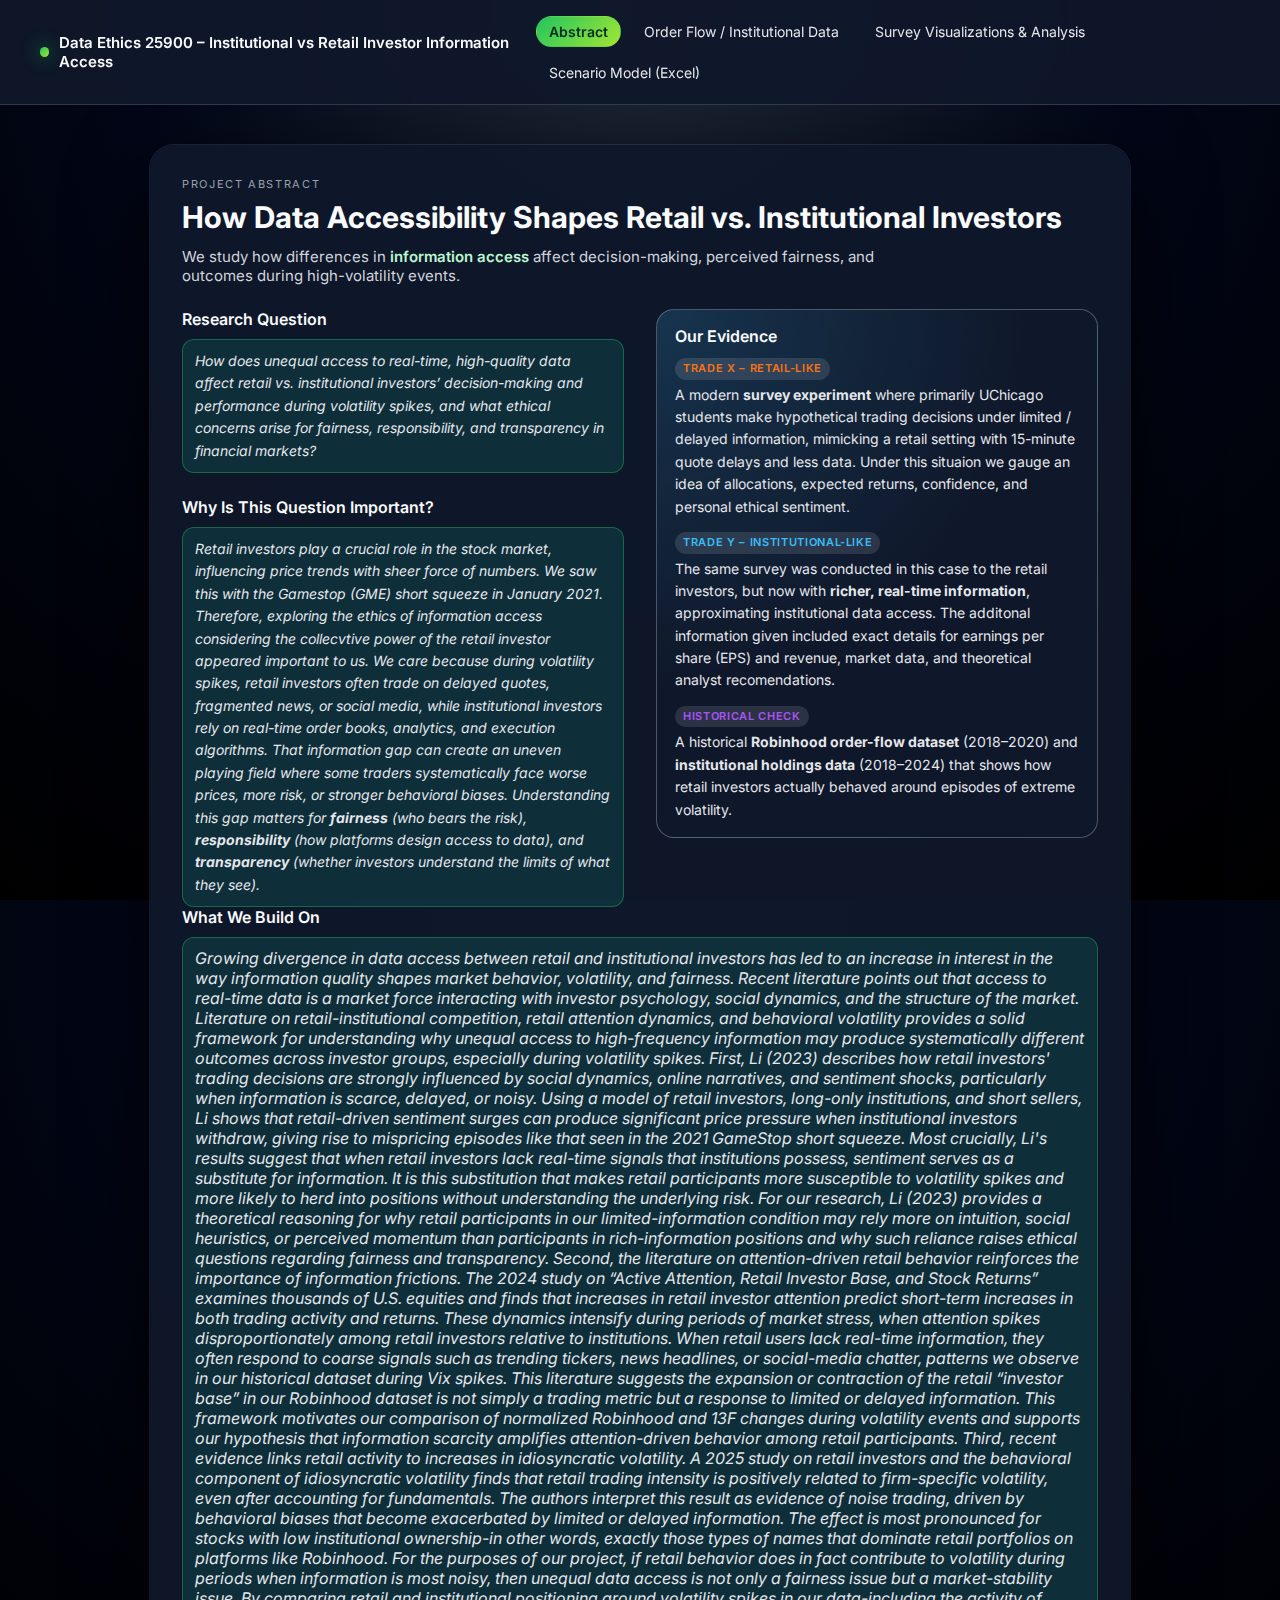
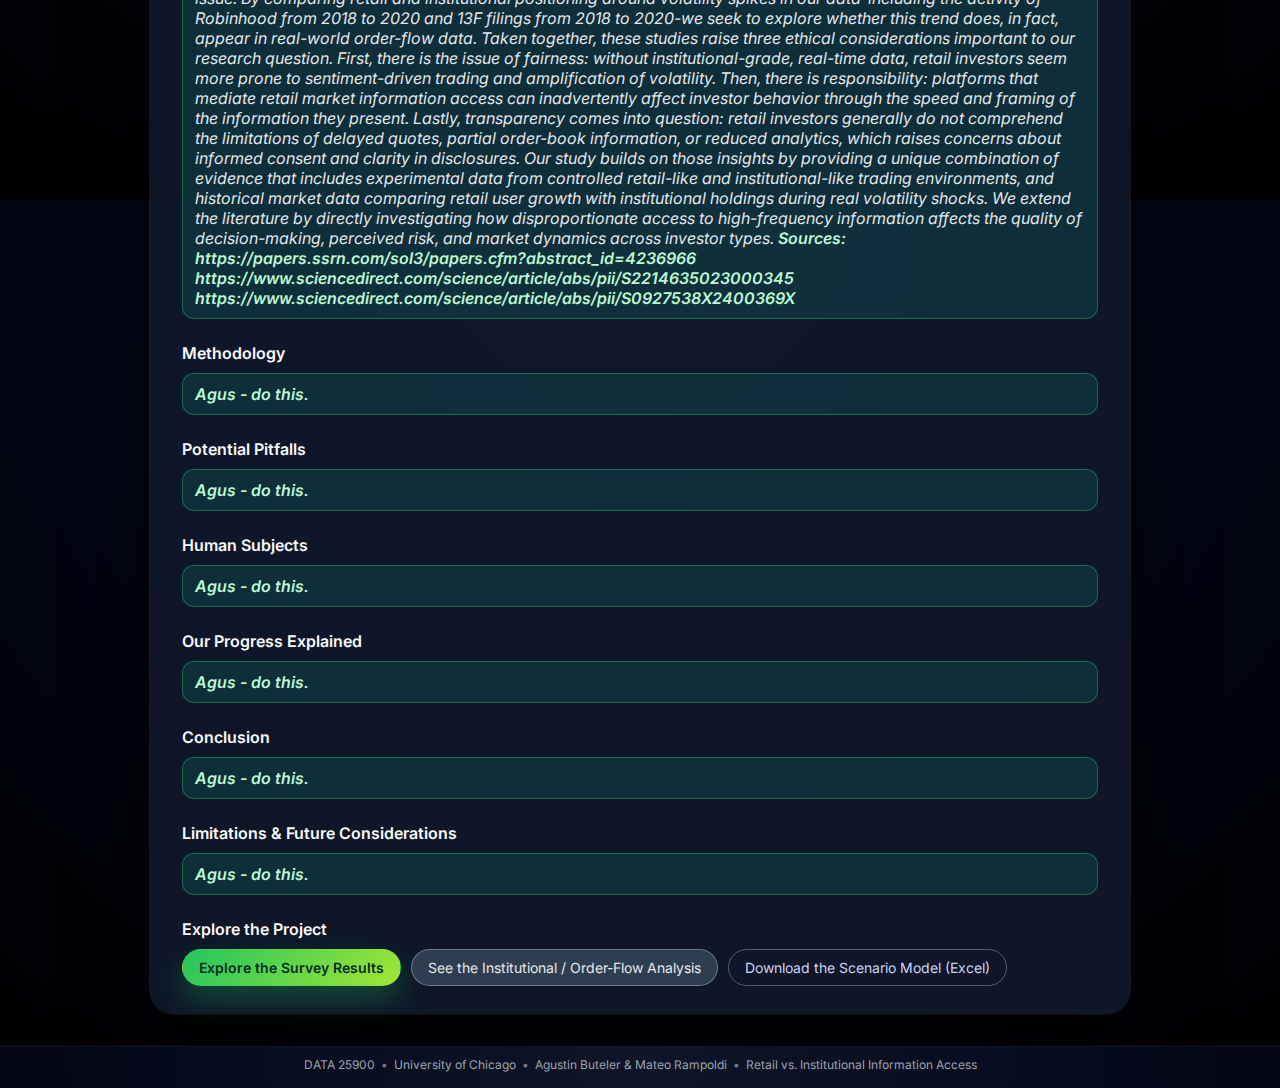
<file: index.html>
<!DOCTYPE html>
<html lang="en">
<head>
  <meta charset="UTF-8" />
  <title>Data Ethics – Volatility & Information Access</title>
  <meta name="viewport" content="width=device-width, initial-scale=1" />
  <link rel="stylesheet" href="style.css" />
  <!-- Optional prettier font -->
  <link rel="preconnect" href="https://fonts.googleapis.com">
  <link rel="preconnect" href="https://fonts.gstatic.com" crossorigin>
  <link href="https://fonts.googleapis.com/css2?family=Inter:wght@400;500;600;700&display=swap" rel="stylesheet">
</head>
<body>
  <div class="page">
    <!-- Top nav -->
    <header class="nav">
      <div class="nav-left">
        <span class="logo-dot"></span>
        <span class="nav-title">Data Ethics 25900 – Institutional vs Retail Investor Information Access</span>
      </div>
      <nav class="nav-links">
        <a href="index.html" class="nav-link active">Abstract</a>
        <a href="institutional.html" class="nav-link">Order Flow / Institutional Data</a>
        <a href="survey.html" class="nav-link">Survey Visualizations & Analysis</a>
        <a href="scenario-model.xlsx" class="nav-link" target="_blank">Scenario Model (Excel)</a>
      </nav>
    </header>

    <!-- Main hero / abstract card -->
    <main class="content">
      <section class="hero-card">
        <p class="eyebrow">Project Abstract</p>
        <h1 class="hero-title">
          How Data Accessibility Shapes Retail vs. Institutional Investors
        </h1>
        <p class="hero-subtitle">
          We study how differences in <span class="highlight">information access</span> affect
          decision-making, perceived fairness, and outcomes during high-volatility events.
        </p>

        <!-- Two-column row: green question on the left, evidence card on the right -->
        <div class="layout-two">
          <!-- LEFT: main research question bubble -->
          <div class="text-block">
            <h2 class="section-heading">Research Question</h2>
            <p class="question question-main">
              How does unequal access to real-time, high-quality data affect retail vs. institutional
              investors’ decision-making and performance during volatility spikes, and what ethical
              concerns arise for fairness, responsibility, and transparency in financial markets?
            </p>
            <h2 class="section-heading">Why Is This Question Important?</h2>
            <p class="question">
              Retail investors play a crucial role in the stock market, influencing price trends with 
              sheer force of numbers. We saw this with the Gamestop (GME) short squeeze in January 2021. Therefore, 
              exploring the ethics of information access considering the collecvtive power of the retail investor 
              appeared important to us. We care because during volatility spikes, retail investors often trade on delayed quotes, fragmented
              news, or social media, while institutional investors rely on real-time order books,
              analytics, and execution algorithms. That information gap can create an uneven
              playing field where some traders systematically face worse prices, more risk, or
              stronger behavioral biases. Understanding this gap matters for
              <strong> fairness</strong> (who bears the risk),
              <strong> responsibility</strong> (how platforms design access to data),
              and <strong>transparency</strong> (whether investors understand the limits of what
              they see).
            </p>
          </div>

          <!-- RIGHT: evidence / blue bubble -->
          <div class="pill-card">
            <h2 class="section-heading">Our Evidence</h2>
            <ul class="nice-list">
              <li>
                <span class="badge badge-retail">Trade X – Retail-like</span><br />
                A modern <strong>survey experiment</strong> where primarily UChicago students make
                hypothetical trading decisions under limited / delayed information, mimicking a
                retail setting with 15-minute quote delays and less data. Under this situaion we
                gauge an idea of allocations, expected returns, confidence, and personal ethical sentiment. 
              </li>
              <li>
                <span class="badge badge-inst">Trade Y – Institutional-like</span><br />
                The same survey was conducted in this case to the retail investors, but now with
                <strong>richer, real-time information</strong>, approximating institutional data access.
                The additonal information given included exact details for earnings per share (EPS) and revenue, 
                market data, and theoretical analyst recomendations. 
              </li>
              <li>
                <span class="badge badge-history">Historical Check</span><br />
                A historical <strong>Robinhood order-flow dataset</strong> (2018–2020) and 
                <strong>institutional holdings data</strong> (2018–2024) that shows
                how retail investors actually behaved around episodes of extreme volatility.
              </li>
            </ul>
          </div>
        </div><!-- /layout-two -->

        <!-- BELOW BOTH COLUMNS: extra green bubbles, full-width -->
        <section class="rq-extra">
          <div class="rq-stack">

            <h2 class="section-heading">What We Build On</h2>
            <p class="question question-main">
                Growing divergence in data access between retail and institutional investors has led to an increase in interest in the way information quality shapes market behavior, volatility, and fairness. Recent literature points out that access to real-time data is a market force interacting with investor psychology, social dynamics, and the structure of the market. Literature on retail-institutional competition, retail attention dynamics, and behavioral volatility provides a solid framework for understanding why unequal access to high-frequency information may produce systematically different outcomes across investor groups, especially during volatility spikes.
                First, Li (2023) describes how retail investors' trading decisions are strongly influenced by social dynamics, online narratives, and sentiment shocks, particularly when information is scarce, delayed, or noisy. Using a model of retail investors, long-only institutions, and short sellers, Li shows that retail-driven sentiment surges can produce significant price pressure when institutional investors withdraw, giving rise to mispricing episodes like that seen in the 2021 GameStop short squeeze. Most crucially, Li's results suggest that when retail investors lack real-time signals that institutions possess, sentiment serves as a substitute for information. It is this substitution that makes retail participants more susceptible to volatility spikes and more likely to herd into positions without understanding the underlying risk. For our research, Li (2023) provides a theoretical reasoning for why retail participants in our limited-information condition may rely more on intuition, social heuristics, or perceived momentum than participants in rich-information positions and why such reliance raises ethical questions regarding fairness and transparency.
                Second, the literature on attention-driven retail behavior reinforces the importance of information frictions. The 2024 study on “Active Attention, Retail Investor Base, and Stock Returns” examines thousands of U.S. equities and finds that increases in retail investor attention predict short-term increases in both trading activity and returns. These dynamics intensify during periods of market stress, when attention spikes disproportionately among retail investors relative to institutions. When retail users lack real-time information, they often respond to coarse signals such as trending tickers, news headlines, or social-media chatter, patterns we observe in our historical dataset during Vix spikes. This literature suggests the expansion or contraction of the retail “investor base” in our Robinhood dataset is not simply a trading metric but a response to limited or delayed information. This framework motivates our comparison of normalized Robinhood and 13F changes during volatility events and supports our hypothesis that information scarcity amplifies attention-driven behavior among retail participants.
                Third, recent evidence links retail activity to increases in idiosyncratic volatility. A 2025 study on retail investors and the behavioral component of idiosyncratic volatility finds that retail trading intensity is positively related to firm-specific volatility, even after accounting for fundamentals. The authors interpret this result as evidence of noise trading, driven by behavioral biases that become exacerbated by limited or delayed information. The effect is most pronounced for stocks with low institutional ownership-in other words, exactly those types of names that dominate retail portfolios on platforms like Robinhood. For the purposes of our project, if retail behavior does in fact contribute to volatility during periods when information is most noisy, then unequal data access is not only a fairness issue but a market-stability issue. By comparing retail and institutional positioning around volatility spikes in our data-including the activity of Robinhood from 2018 to 2020 and 13F filings from 2018 to 2020-we seek to explore whether this trend does, in fact, appear in real-world order-flow data.
                Taken together, these studies raise three ethical considerations important to our research question. First, there is the issue of fairness: without institutional-grade, real-time data, retail investors seem more prone to sentiment-driven trading and amplification of volatility. Then, there is responsibility: platforms that mediate retail market information access can inadvertently affect investor behavior through the speed and framing of the information they present. Lastly, transparency comes into question: retail investors generally do not comprehend the limitations of delayed quotes, partial order-book information, or reduced analytics, which raises concerns about informed consent and clarity in disclosures.
                Our study builds on those insights by providing a unique combination of evidence that includes experimental data from controlled retail-like and institutional-like trading environments, and historical market data comparing retail user growth with institutional holdings during real volatility shocks. We extend the literature by directly investigating how disproportionate access to high-frequency information affects the quality of decision-making, perceived risk, and market dynamics across investor types.

                <span class=highlight>Sources: 
                https://papers.ssrn.com/sol3/papers.cfm?abstract_id=4236966 
                https://www.sciencedirect.com/science/article/abs/pii/S2214635023000345 
                https://www.sciencedirect.com/science/article/abs/pii/S0927538X2400369X </span>
            </p>

            <h2 class="section-heading">Methodology</h2>
            <p class="question question-main">
              <span class=highlight>Agus - do this.</span>
            </p>

            <h2 class="section-heading">Potential Pitfalls</h2>
            <p class="question question-main">
              <span class=highlight>Agus - do this.</span>
            </p>

            <h2 class="section-heading">Human Subjects</h2>
            <p class="question question-main">
              <span class=highlight>Agus - do this.</span>
            </p>

            <h2 class="section-heading">Our Progress Explained</h2>
            <p class="question question-main">
              <span class=highlight>Agus - do this.</span>
            </p>

            <h2 class="section-heading">Conclusion</h2>
            <p class="question question-main">
              <span class=highlight>Agus - do this.</span>
            </p>

            <h2 class="section-heading">Limitations & Future Considerations</h2>
            <p class="question question-main">
              <span class=highlight>Agus - do this.</span>
            </p>
          </div>
        </section>

        <!-- Call-to-action buttons -->
        <div class="cta-area">
          <h2 class="section-heading">Explore the Project</h2>
          <div class="cta-buttons">
            <a href="survey.html" class="btn primary">Explore the Survey Results</a>
            <a href="institutional.html" class="btn secondary">
              See the Institutional / Order-Flow Analysis
            </a>
            <a href="scenario-model.xlsx" class="btn ghost" target="_blank">
              Download the Scenario Model (Excel)
            </a>
          </div>
        </div>
      </section>
    </main>

    <footer class="footer">
      <span>DATA 25900</span>
      <span class="dot">•</span>
      <span>University of Chicago</span>
      <span class="dot">•</span>
      <span>Agustin Buteler & Mateo Rampoldi</span>
      <span class="dot">•</span>
      <span>Retail vs. Institutional Information Access</span>
    </footer>
  </div>
</body>
</html>
</file>
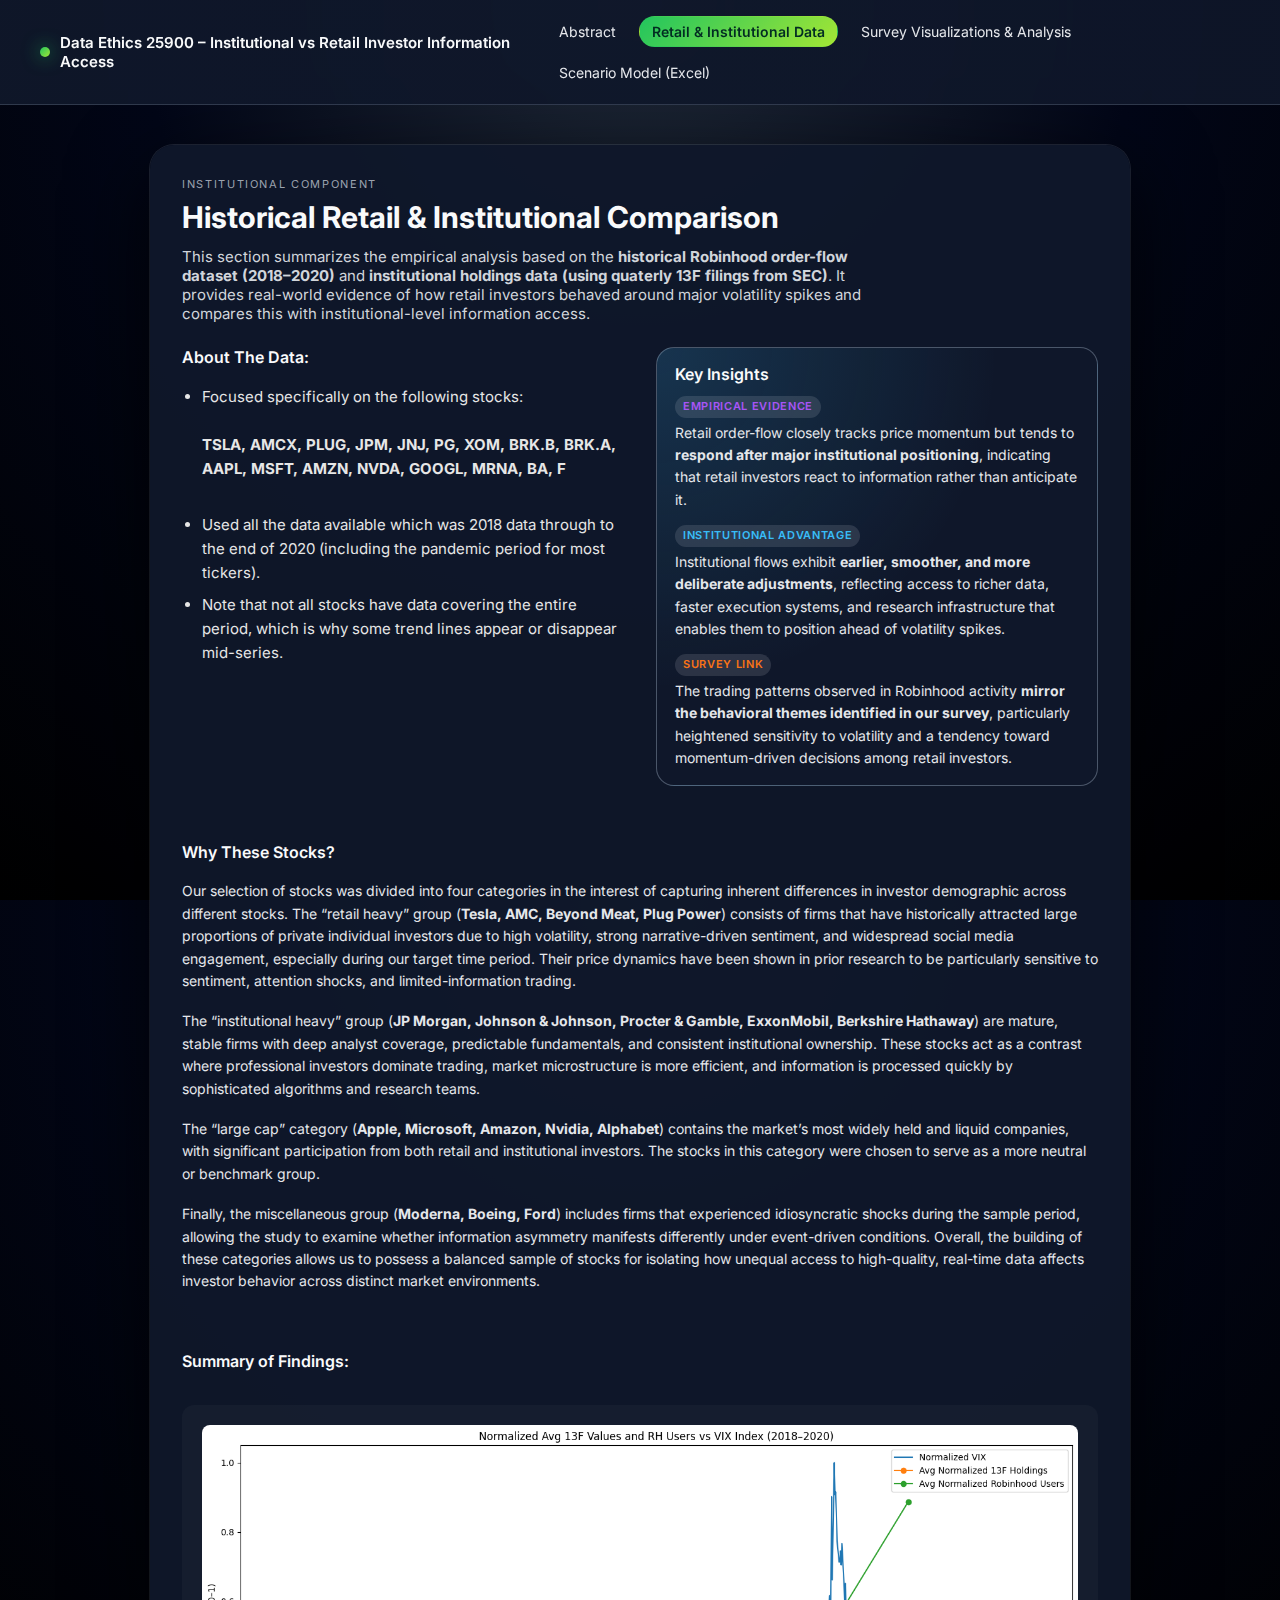
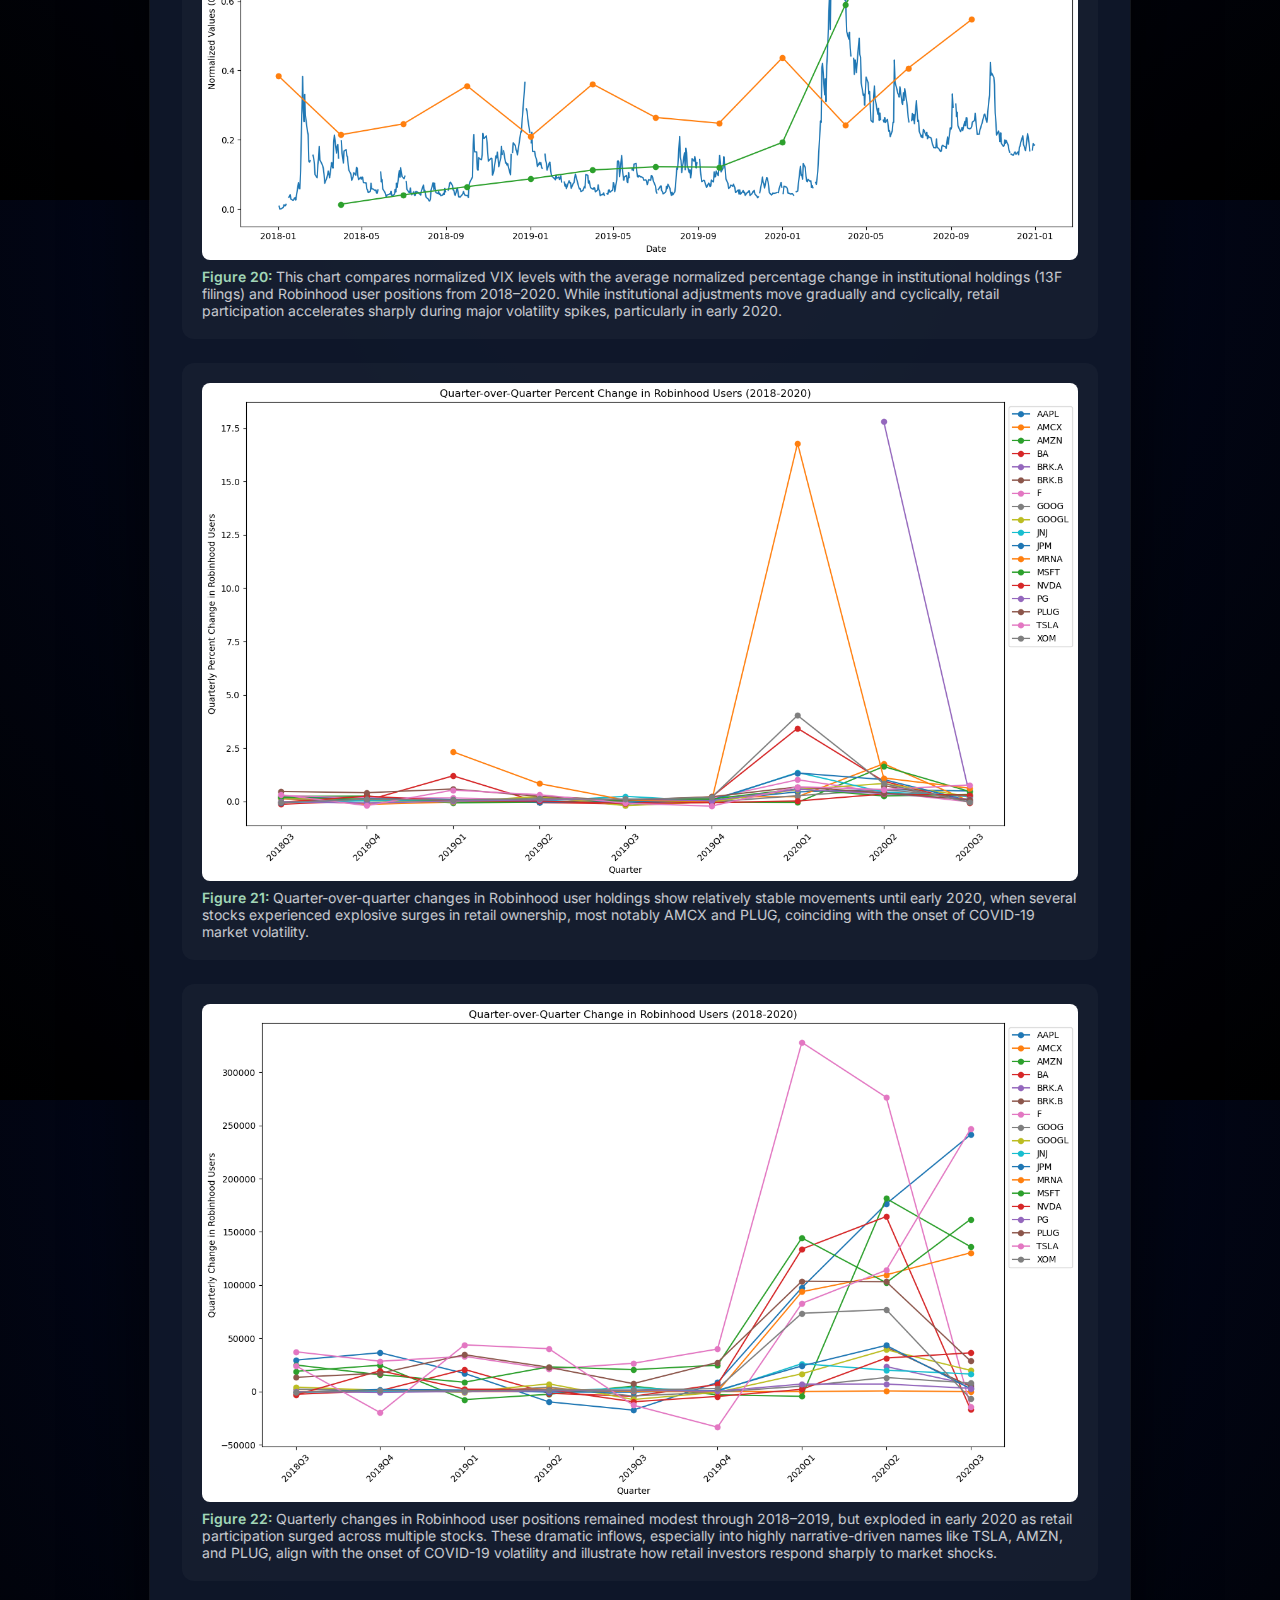
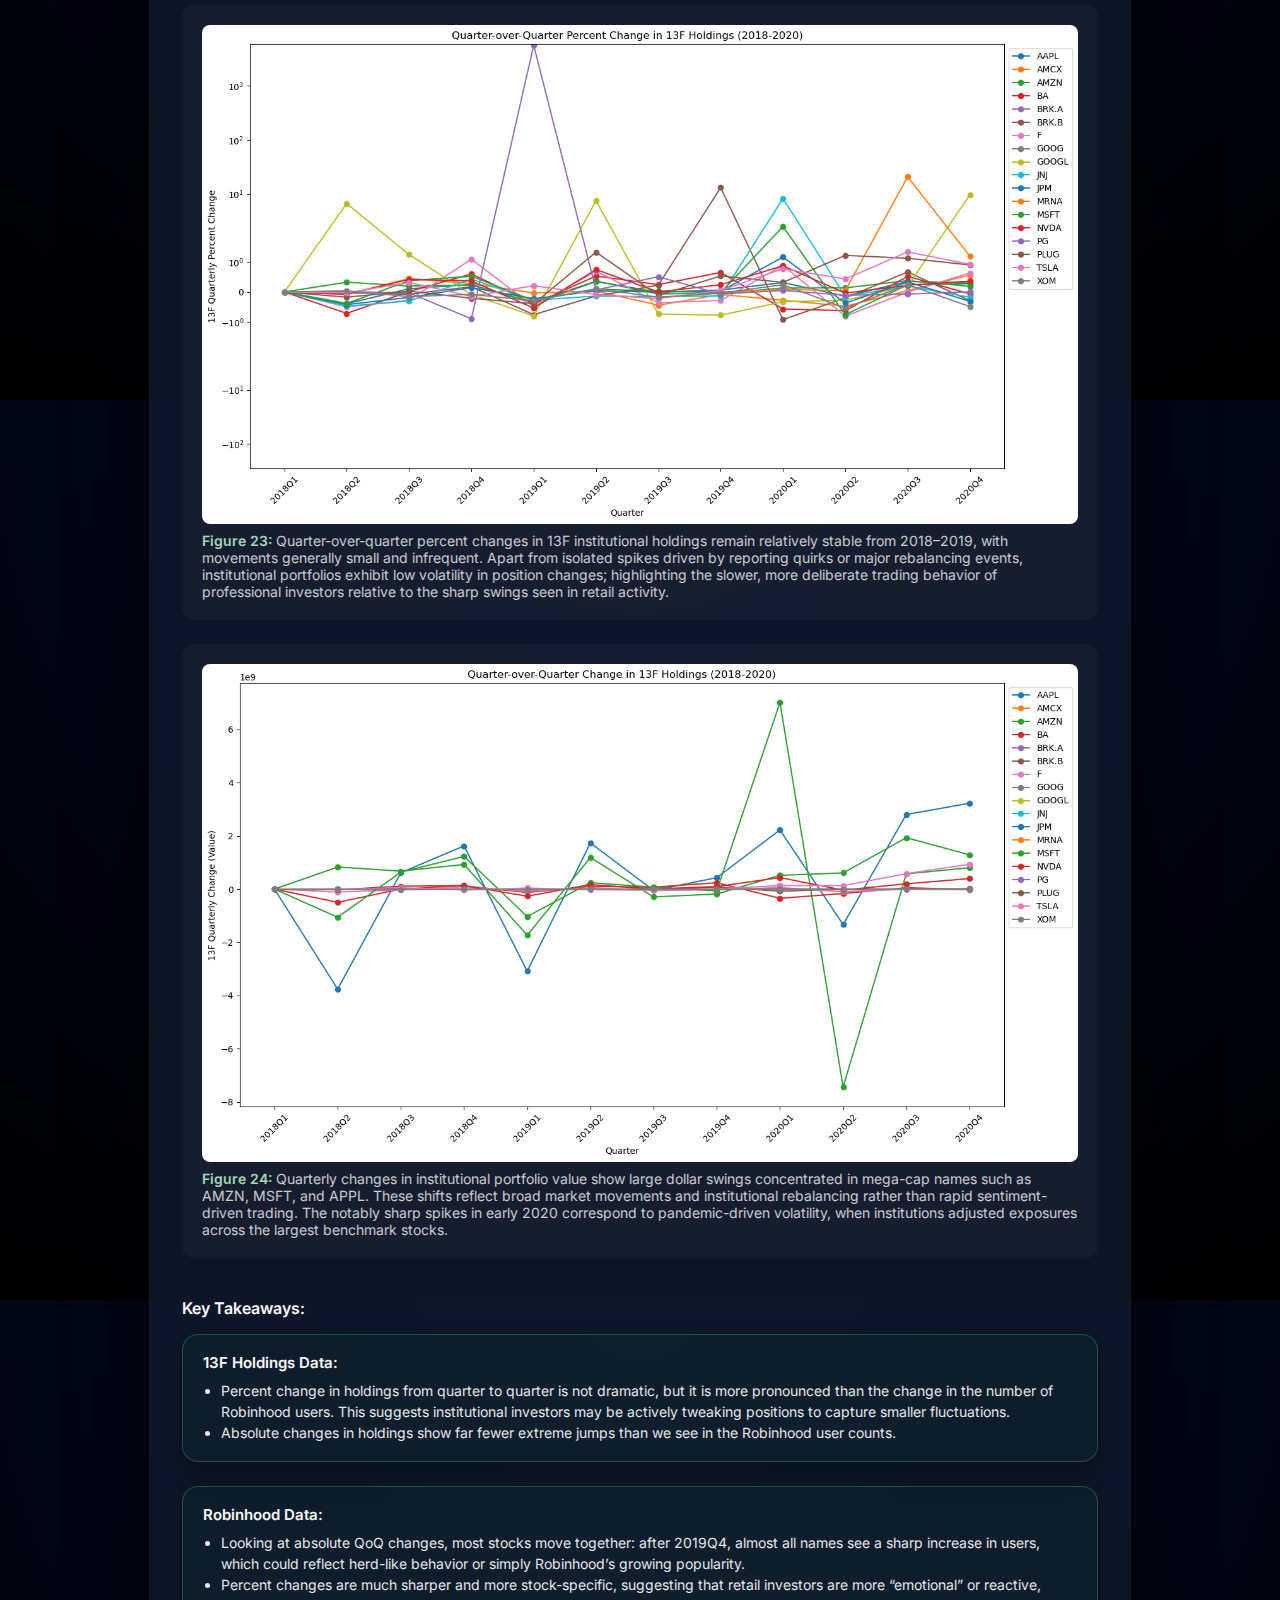
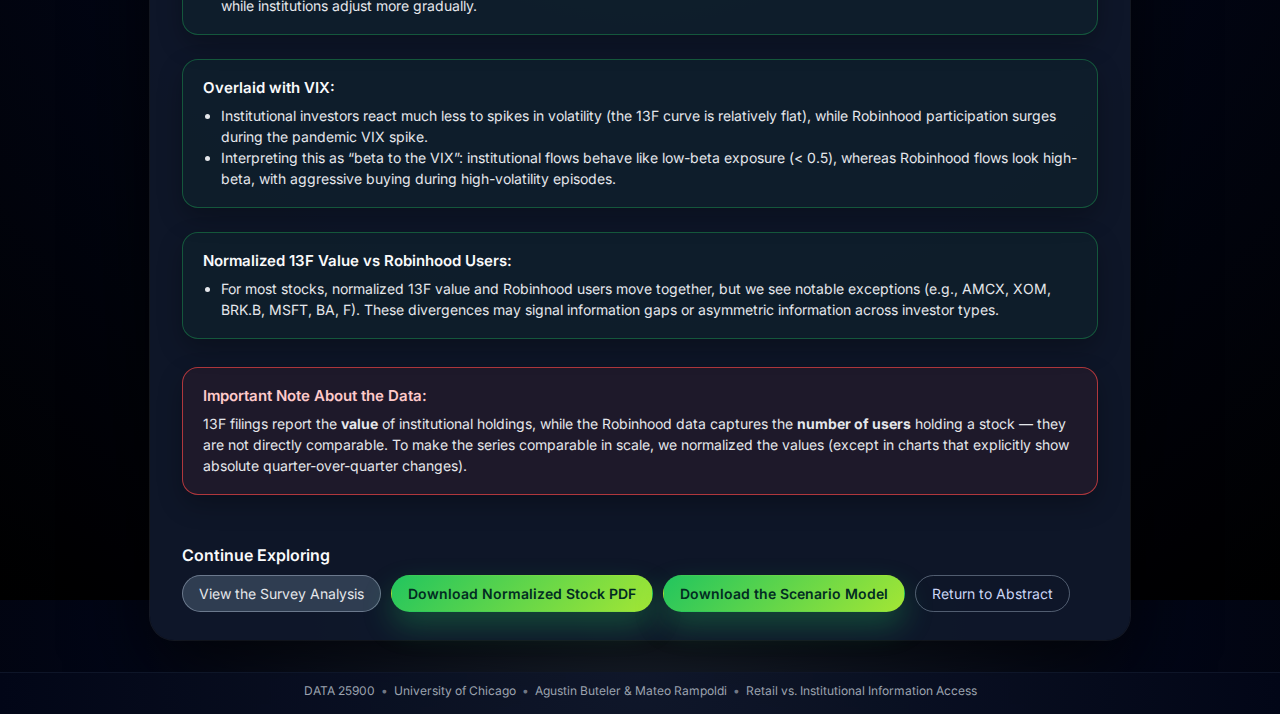
<file: institutional.html>
<!DOCTYPE html>
<html lang="en">
<head>
  <meta charset="UTF-8" />
  <title>Institutional / Order-Flow Analysis – Data Ethics Project</title>
  <meta name="viewport" content="width=device-width, initial-scale=1" />
  <link rel="stylesheet" href="style.css" />
  <link rel="preconnect" href="https://fonts.googleapis.com">
  <link rel="preconnect" href="https://fonts.gstatic.com" crossorigin>
  <link href="https://fonts.googleapis.com/css2?family=Inter:wght@400;500;600;700&display=swap" rel="stylesheet">
</head>
<body>
  <div class="page">
    <header class="nav">
      <div class="nav-left">
        <span class="logo-dot"></span>
        <span class="nav-title">Data Ethics 25900 – Institutional vs Retail Investor Information Access</span>
      </div>
      <nav class="nav-links">
        <a href="index.html" class="nav-link">Abstract</a>
        <a href="institutional.html" class="nav-link active">Retail & Institutional Data</a>
        <a href="survey.html" class="nav-link">Survey Visualizations & Analysis</a>
        <a href="interactive_data.xlsx" class="nav-link" target="_blank">Scenario Model (Excel)</a>
      </nav>
    </header>

    <main class="content">
      <section class="hero-card">
        <p class="eyebrow">Institutional Component</p>
        <h1 class="hero-title">Historical Retail & Institutional Comparison</h1>
        <p class="hero-subtitle">
          This section summarizes the empirical analysis based on the <strong>historical Robinhood order-flow dataset (2018–2020)</strong> and <strong>institutional holdings 
          data (using quaterly 13F filings from SEC)</strong>. It provides real-world evidence of how retail investors behaved around major volatility spikes and compares this 
          with institutional-level information access.
        </p>

                <div class="layout-two">
                  <div class="text-block">
                    <h2 class="section-heading">About The Data:</h2>
                    <div class="method-section">
                      <ul class="method-list">
                        <li>Focused specifically on the following stocks:
                          <br><br>
                          <strong>TSLA, AMCX, PLUG, JPM, JNJ, PG, XOM, BRK.B, BRK.A, AAPL, MSFT, AMZN, NVDA, GOOGL, MRNA, BA, F</strong>
                          <br><br>
                        </li>
                        <li>Used all the data available which was 2018 data through to the end of 2020 (including the pandemic period for most tickers).</li>
                        <li>Note that not all stocks have data covering the entire period, which is why some trend lines appear or disappear mid-series.</li>
                      </ul>
                    </div>
                  </div>
                
                  <div class="pill-card">
                    <h2 class="section-heading">Key Insights</h2>
                    <ul class="nice-list">
                      <li>
                        <span class="badge badge-history">Empirical Evidence</span><br>
                        Retail order-flow closely tracks price momentum but tends to <strong>respond after major institutional positioning</strong>, 
                        indicating that retail investors react to information rather than anticipate it.
                      </li>
                      <li>
                        <span class="badge badge-inst">Institutional Advantage</span><br>
                        Institutional flows exhibit <strong>earlier, smoother, and more deliberate adjustments</strong>, reflecting access to richer data, faster execution systems, 
                        and research infrastructure that enables them to position ahead of volatility spikes.
                      </li>
                      <li>
                        <span class="badge badge-retail">Survey Link</span><br>
                        The trading patterns observed in Robinhood activity <strong>mirror the behavioral themes identified in our survey</strong>, particularly heightened sensitivity to volatility 
                        and a tendency toward momentum-driven decisions among retail investors.
                      </li>
                    </ul>
                  </div>
                
                  <div class="text-block why-block">
                    <h2 class="section-heading">Why These Stocks?</h2>
                
                    <div class="method-section">
                      <p class="method-paragraph">
                        Our selection of stocks was divided into four categories in the interest of capturing
                        inherent differences in investor demographic across different stocks. The “retail heavy”
                        group (<strong>Tesla, AMC, Beyond Meat, Plug Power</strong>) consists of firms that have historically attracted
                        large proportions of private individual investors due to high volatility, strong narrative-driven sentiment,
                        and widespread social media engagement, especially during our target time period. Their price dynamics have
                        been shown in prior research to be particularly sensitive to sentiment, attention shocks, and
                        limited-information trading.
                      </p>
                
                      <p class="method-paragraph">
                        The “institutional heavy” group (<strong>JP Morgan, Johnson & Johnson, Procter & Gamble, ExxonMobil,
                        Berkshire Hathaway</strong>) are mature, stable firms with deep analyst coverage, predictable fundamentals,
                        and consistent institutional ownership. These stocks act as a contrast where professional investors dominate
                        trading, market microstructure is more efficient, and information is processed quickly by sophisticated
                        algorithms and research teams.
                      </p>
                
                      <p class="method-paragraph">
                        The “large cap” category (<strong>Apple, Microsoft, Amazon, Nvidia, Alphabet</strong>) contains the market’s most widely held
                        and liquid companies, with significant participation from both retail and institutional investors. The stocks in this
                        category were chosen to serve as a more neutral or benchmark group.
                      </p>
                
                      <p class="method-paragraph">
                        Finally, the miscellaneous group (<strong>Moderna, Boeing, Ford</strong>) includes firms that experienced idiosyncratic shocks
                        during the sample period, allowing the study to examine whether information asymmetry manifests differently under
                        event-driven conditions. Overall, the building of these categories allows us to possess a balanced sample of stocks
                        for isolating how unequal access to high-quality, real-time data affects investor behavior across distinct market
                        environments.
                      </p>
                    </div>
                  </div>
                </div>

      <section class="inst-viz-section">
        <h2 class="section-heading">Summary of Findings:</h2>

        <div class="viz-block">
          <img src="Updated.png" alt="Normalized Avg Percent Change Laid Over Vix" class="viz-img">
          <p class="viz-caption">
            <span class="highlight">Figure 20:</span> This chart compares normalized VIX levels with the average normalized percentage change in institutional holdings (13F filings) and 
            Robinhood user positions from 2018–2020. While institutional adjustments move gradually and cyclically, retail participation accelerates 
            sharply during major volatility spikes, particularly in early 2020.
          </p>
        </div>

        <div class="viz-block">
          <img src="QoQ Percent Change in Robinhood Users.png" alt="QoQ Percent Change in Robinhood Users" class="viz-img">
          <p class="viz-caption">
            <span class="highlight">Figure 21:</span> Quarter-over-quarter changes in Robinhood user holdings show relatively stable movements until early 2020, when several stocks experienced 
            explosive surges in retail ownership, most notably AMCX and PLUG, coinciding with the onset of COVID-19 market volatility.
          </p>
        </div>

        <div class="viz-block">
          <img src="QoQ Change in Robinhood Users.png" alt="QoQ Change in Robinhood Users" class="viz-img">
          <p class="viz-caption">
            <span class="highlight">Figure 22:</span> Quarterly changes in Robinhood user positions remained modest through 2018–2019, but exploded in early 2020 as retail participation surged 
            across multiple stocks. These dramatic inflows, especially into highly narrative-driven names like TSLA, AMZN, and PLUG, align with 
            the onset of COVID-19 volatility and illustrate how retail investors respond sharply to market shocks.
          </p>
        </div>

        <div class="viz-block">
          <img src="QoQ Percent Change in 13F Holdings.png" alt="QoQ Percent Change in 13F Holdings" class="viz-img">
          <p class="viz-caption">
            <span class="highlight">Figure 23:</span> Quarter-over-quarter percent changes in 13F institutional holdings remain relatively stable from 2018–2019, with movements generally small and 
            infrequent. Apart from isolated spikes driven by reporting quirks or major rebalancing events, institutional portfolios exhibit low volatility 
            in position changes; highlighting the slower, more deliberate trading behavior of professional investors relative to the sharp swings seen in retail activity.
          </p>
        </div>

        <div class="viz-block">
          <img src="QoQ Change in 13F Holdings.png" alt="QoQ Change in 13F Holdings" class="viz-img">
          <p class="viz-caption">
            <span class="highlight">Figure 24:</span> Quarterly changes in institutional portfolio value show large dollar swings concentrated in mega-cap names such as AMZN, MSFT, and APPL. 
            These shifts reflect broad market movements and institutional rebalancing rather than rapid sentiment-driven trading. The notably sharp spikes in 
            early 2020 correspond to pandemic-driven volatility, when institutions adjusted exposures across the largest benchmark stocks.
          </p>
        </div>
      </section>

        <section class="takeaways-section">
          <h2 class="section-heading">Key Takeaways:</h2>
        
          <div class="takeaway-grid">
            <article class="takeaway-card">
              <h3>13F Holdings Data:</h3>
              <ul>
                <li>
                  Percent change in holdings from quarter to quarter is not dramatic, 
                  but it is more pronounced than the change in the number of 
                  Robinhood users. This suggests institutional investors may be 
                  actively tweaking positions to capture smaller fluctuations.
                </li>
                <li>
                  Absolute changes in holdings show far fewer extreme jumps than we 
                  see in the Robinhood user counts.
                </li>
              </ul>
            </article>
        
            <article class="takeaway-card">
              <h3>Robinhood Data:</h3>
              <ul>
                <li>
                  Looking at absolute QoQ changes, most stocks move together: after 
                  2019Q4, almost all names see a sharp increase in users, which could 
                  reflect herd-like behavior or simply Robinhood’s growing popularity.
                </li>
                <li>
                  Percent changes are much sharper and more stock-specific, suggesting 
                  that retail investors are more “emotional” or reactive, while 
                  institutions adjust more gradually.
                </li>
              </ul>
            </article>
        
            <article class="takeaway-card">
              <h3>Overlaid with VIX:</h3>
              <ul>
                <li>
                  Institutional investors react much less to spikes in volatility 
                  (the 13F curve is relatively flat), while Robinhood participation 
                  surges during the pandemic VIX spike.
                </li>
                <li>
                  Interpreting this as “beta to the VIX”: institutional flows behave 
                  like low-beta exposure (&lt; 0.5), whereas Robinhood flows look 
                  high-beta, with aggressive buying during high-volatility episodes.
                </li>
              </ul>
            </article>
        
            <article class="takeaway-card">
              <h3>Normalized 13F Value vs Robinhood Users:</h3>
              <ul>
                <li>
                  For most stocks, normalized 13F value and Robinhood users move 
                  together, but we see notable exceptions (e.g., AMCX, XOM, BRK.B, 
                  MSFT, BA, F). These divergences may signal information gaps or 
                  asymmetric information across investor types.
                </li>
              </ul>
            </article>
          </div>

          <article class="takeaway-card takeaway-alert">
            <h3>Important Note About the Data:</h3>
            <p>
              13F filings report the <strong>value</strong> of institutional holdings, 
              while the Robinhood data captures the <strong>number of users</strong> 
              holding a stock — they are not directly comparable. To make the series 
              comparable in scale, we normalized the values (except in charts that 
              explicitly show absolute quarter-over-quarter changes).
            </p>
          </article>
        </section>

        <div class="cta-area">
          <br></br>
          <h2 class="section-heading">Continue Exploring</h2>
          <div class="cta-buttons">
            <a href="survey.html" class="btn secondary">View the Survey Analysis</a>
            <a href="Normalized Robinhood vs 13F per stock.pdf" class="btn primary" download>Download Normalized Stock PDF</a>
            <a href="interactive_data.xlsx" class="btn primary" target="_blank">Download the Scenario Model</a>
            <a href="index.html" class="btn ghost">Return to Abstract</a>
          </div>
        </div>
      </section>
    </main>

    <footer class="footer">
      <span>DATA 25900</span>
      <span class="dot">•</span>
      <span>University of Chicago</span>
      <span class="dot">•</span>
      <span>Agustin Buteler & Mateo Rampoldi</span>
      <span class="dot">•</span>
      <span>Retail vs. Institutional Information Access</span>
    </footer>
  </div>
</body>
</html>
</file>
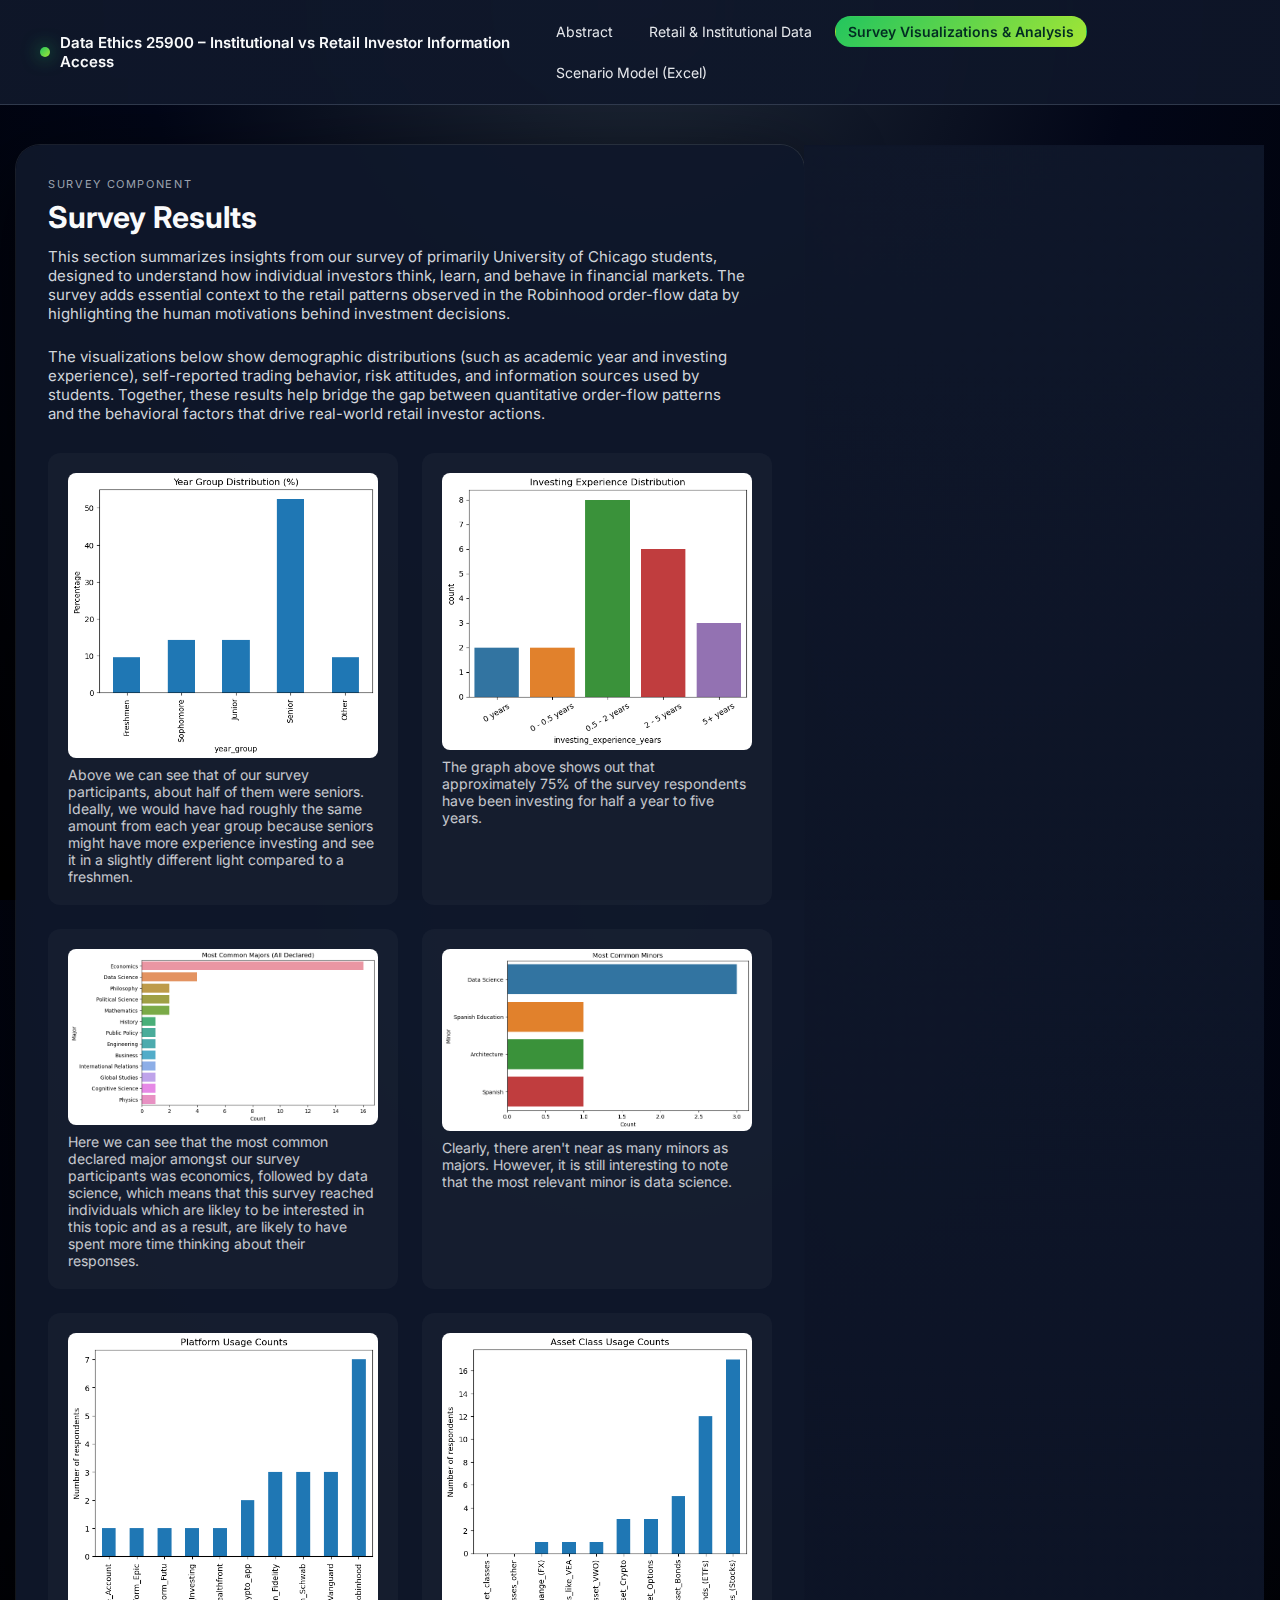
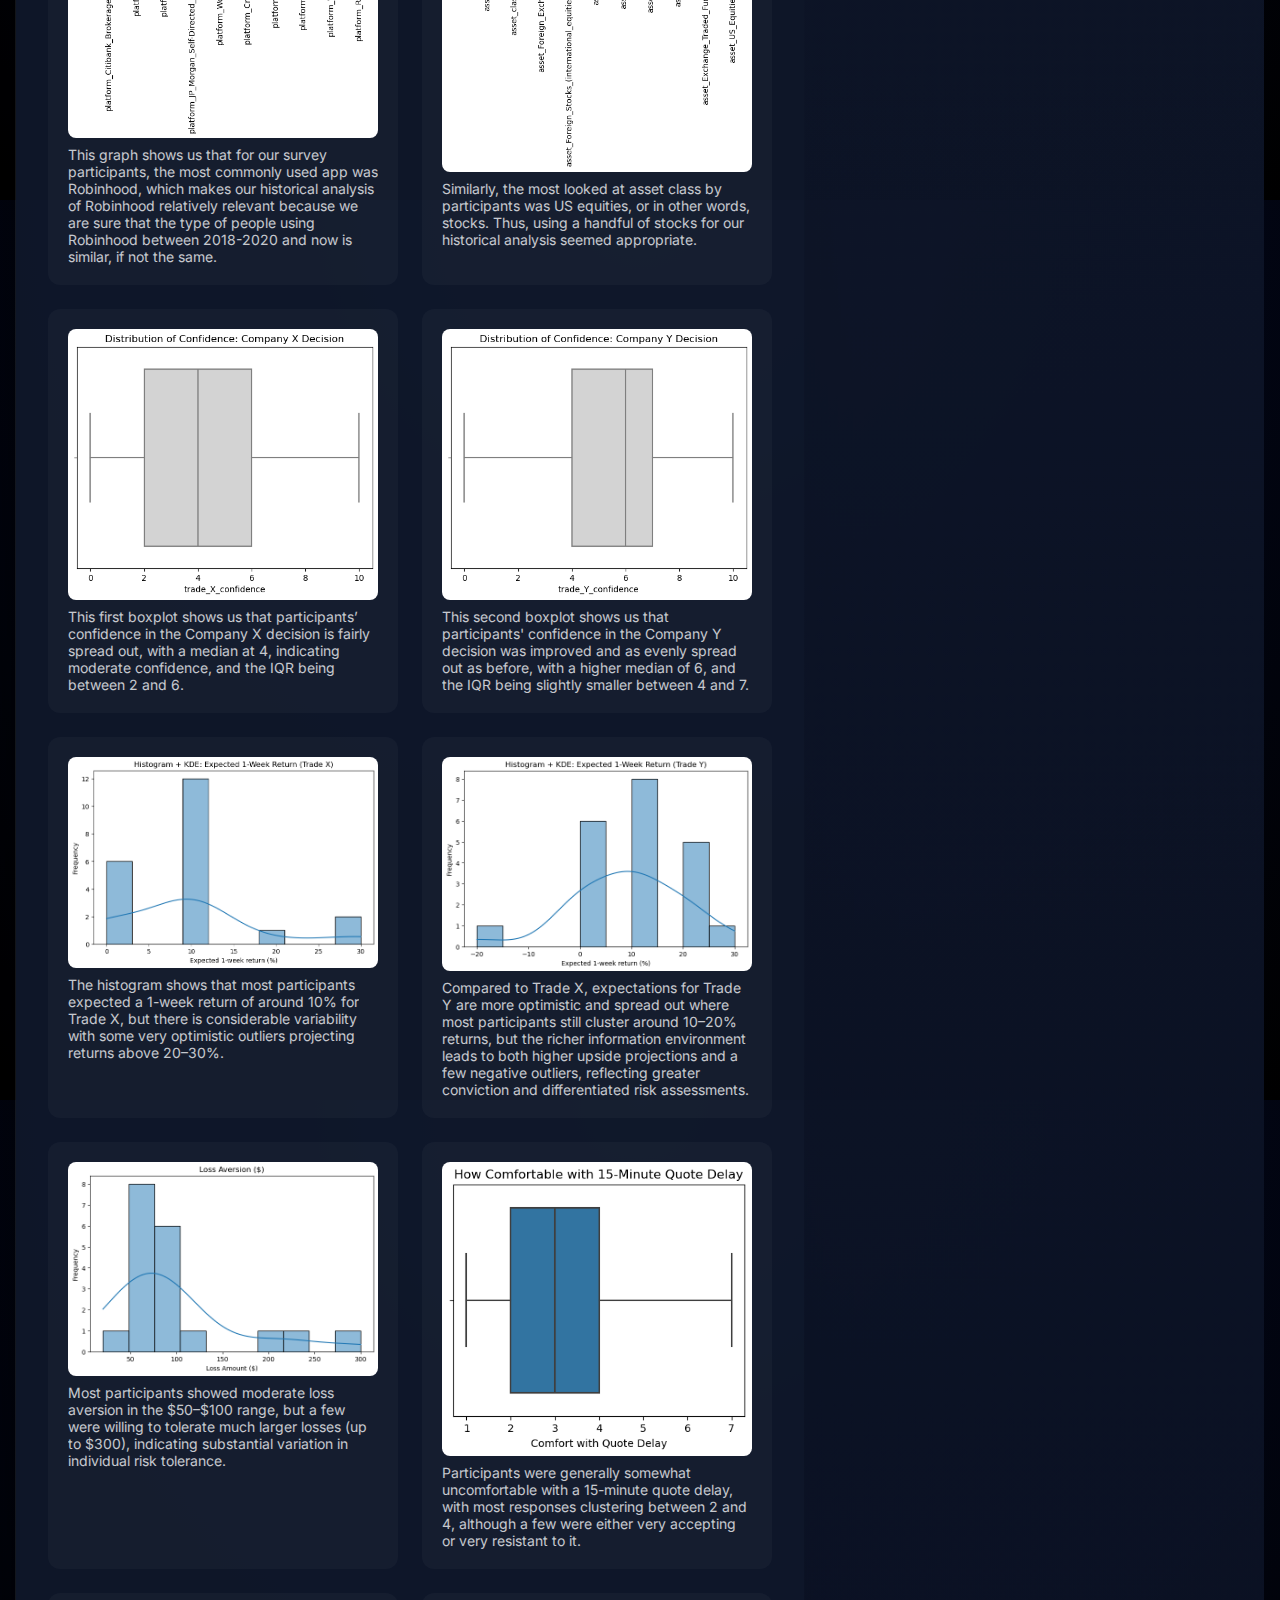
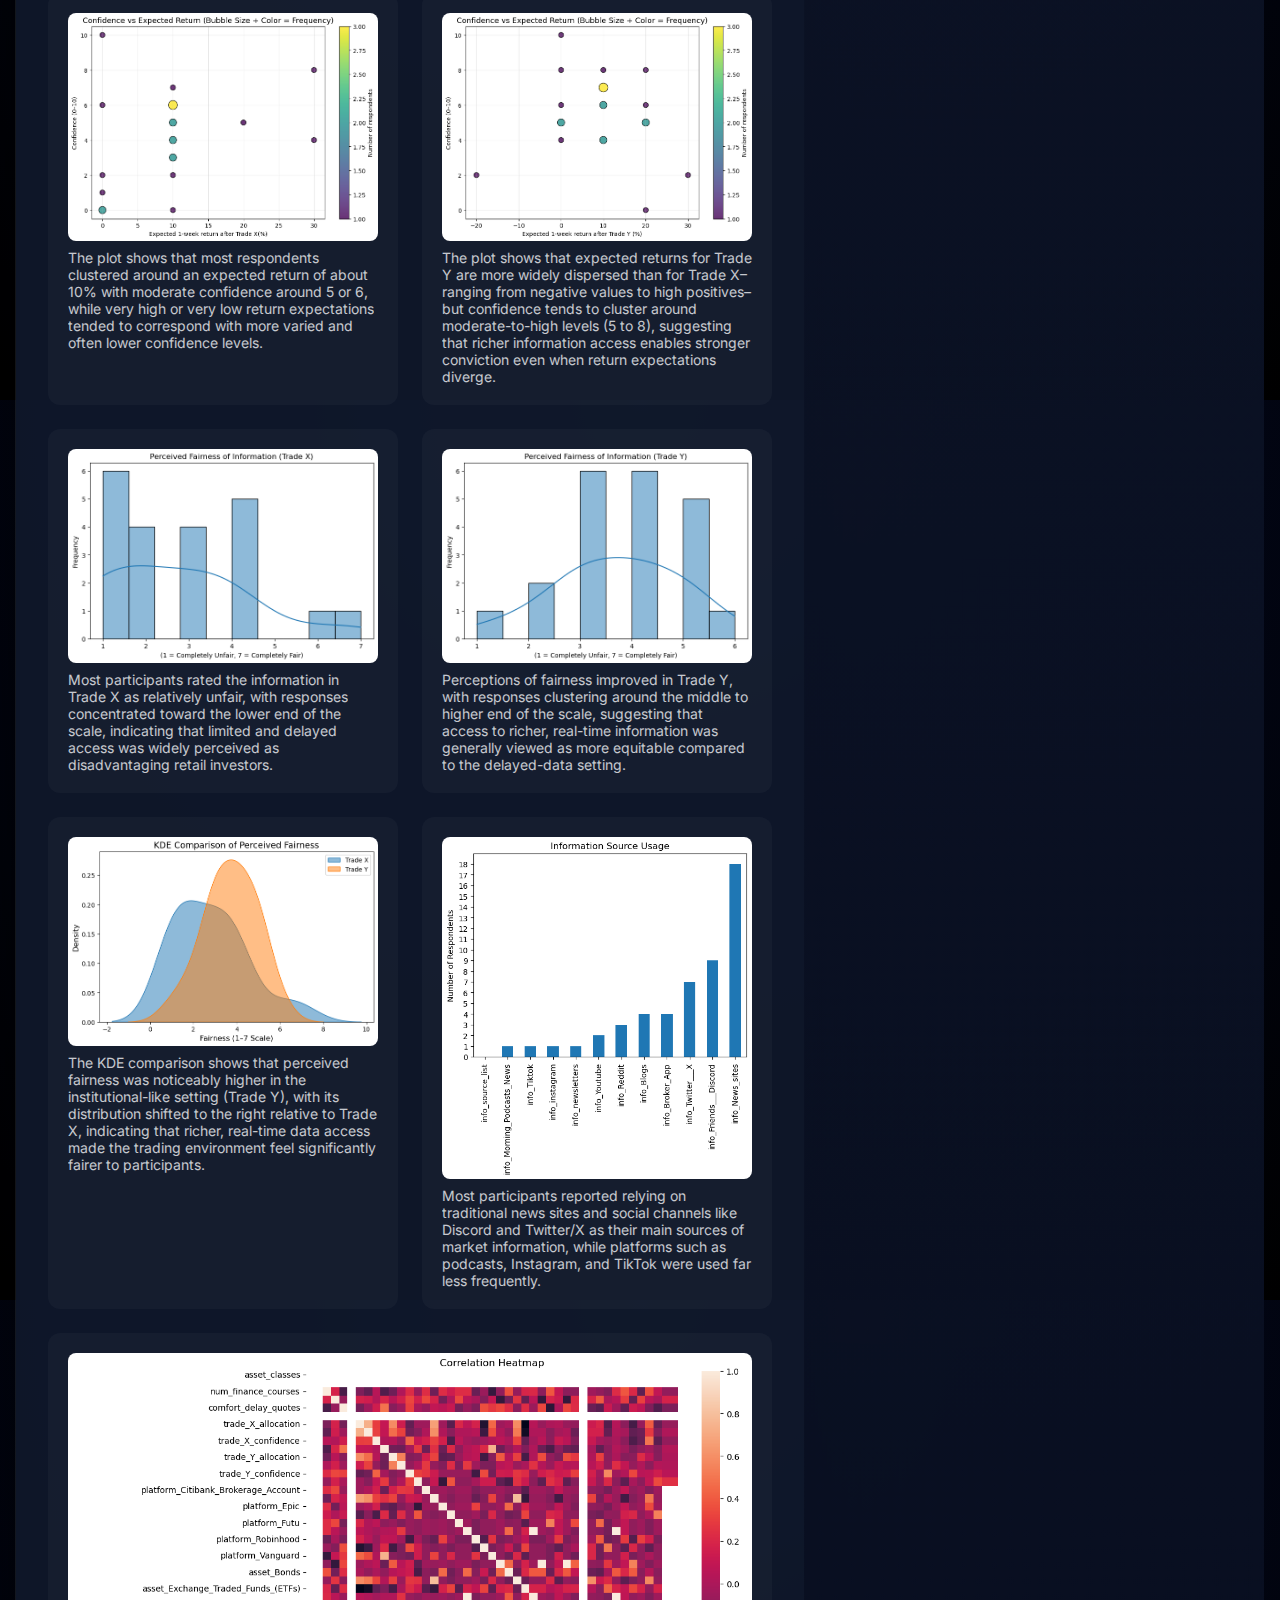
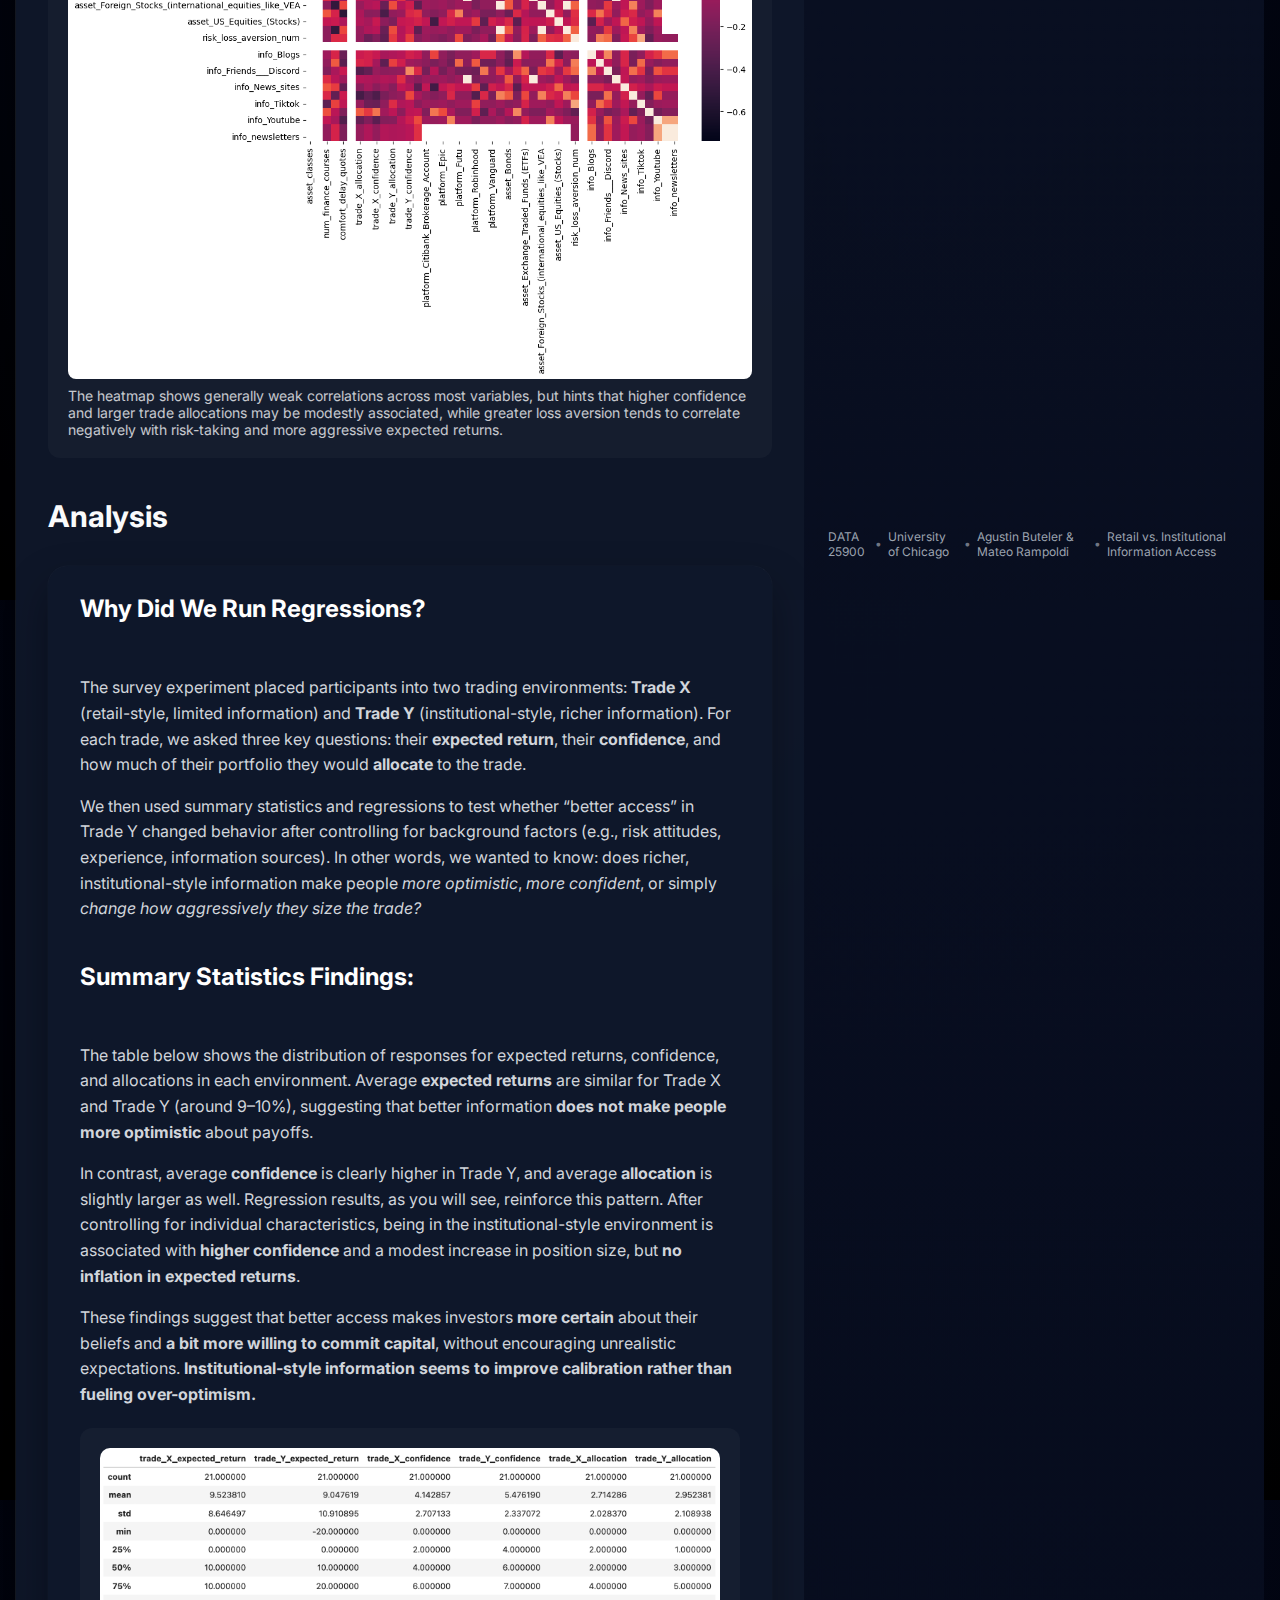
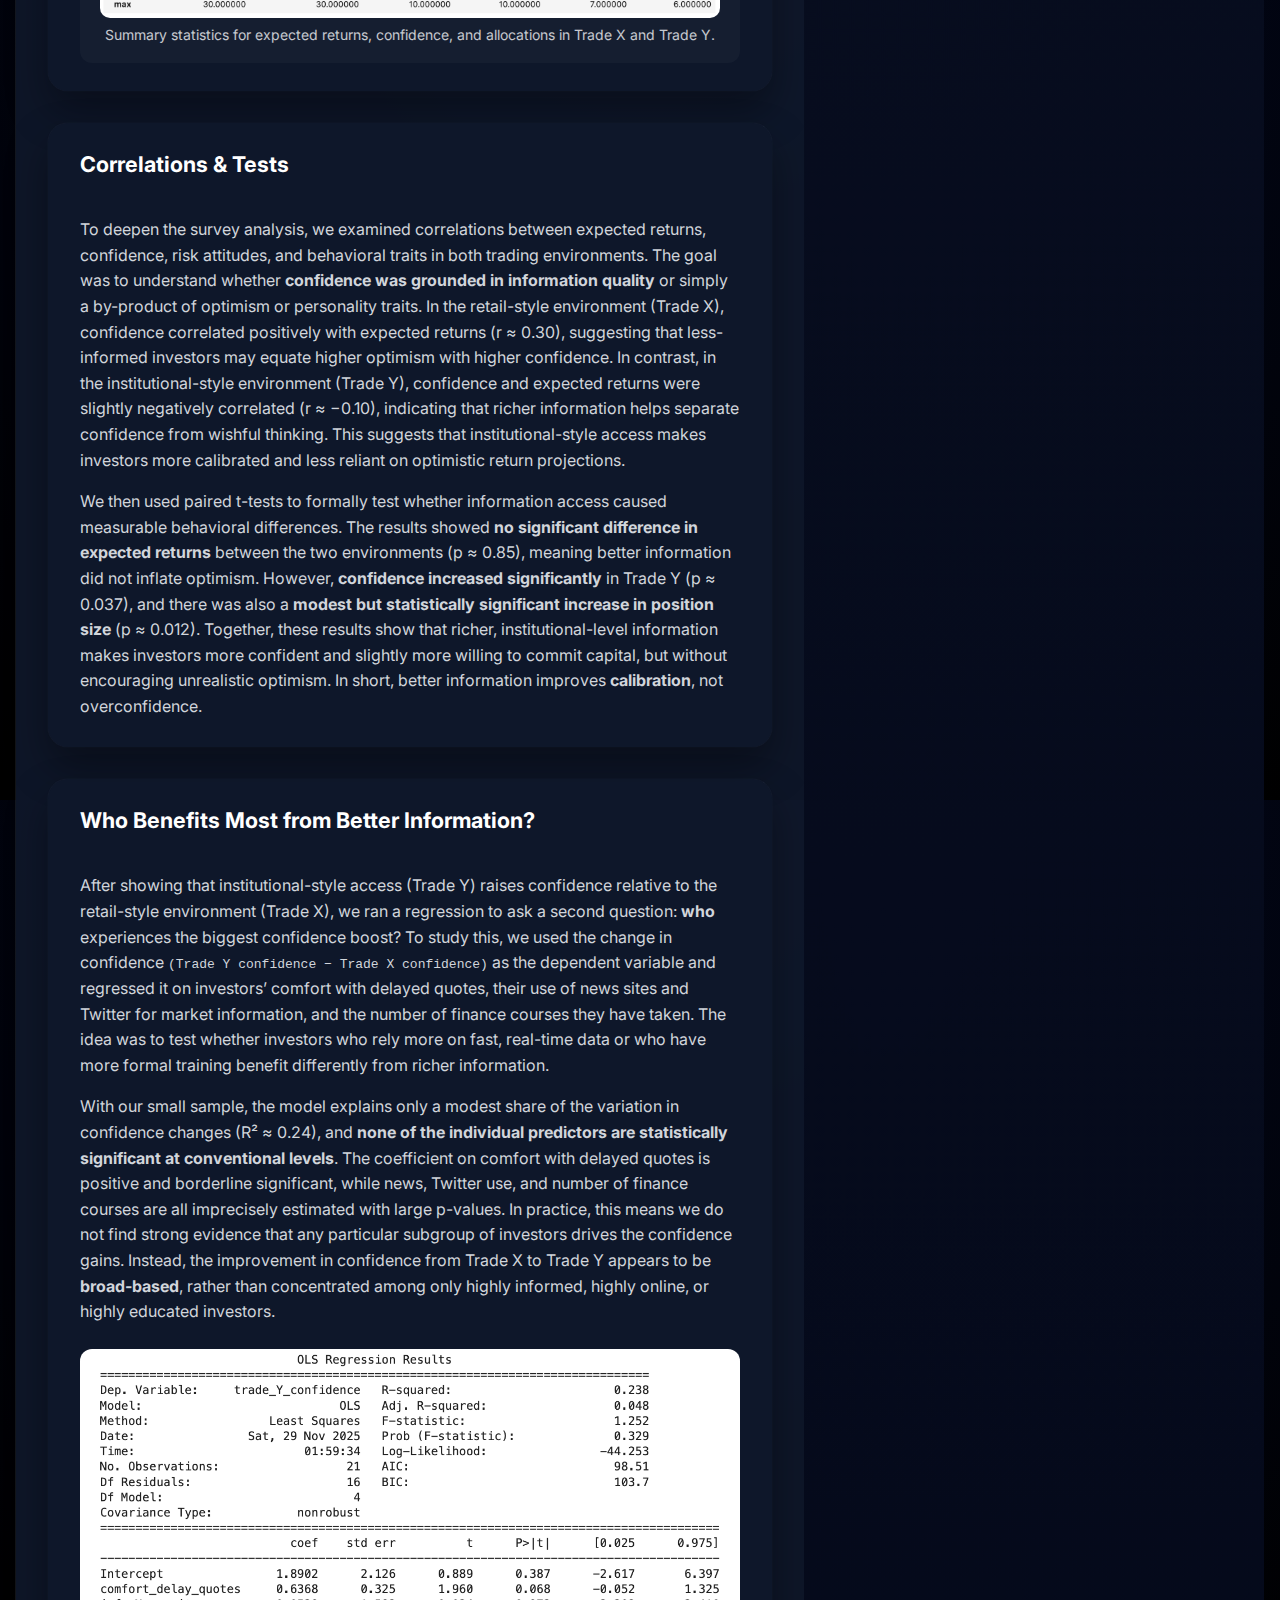
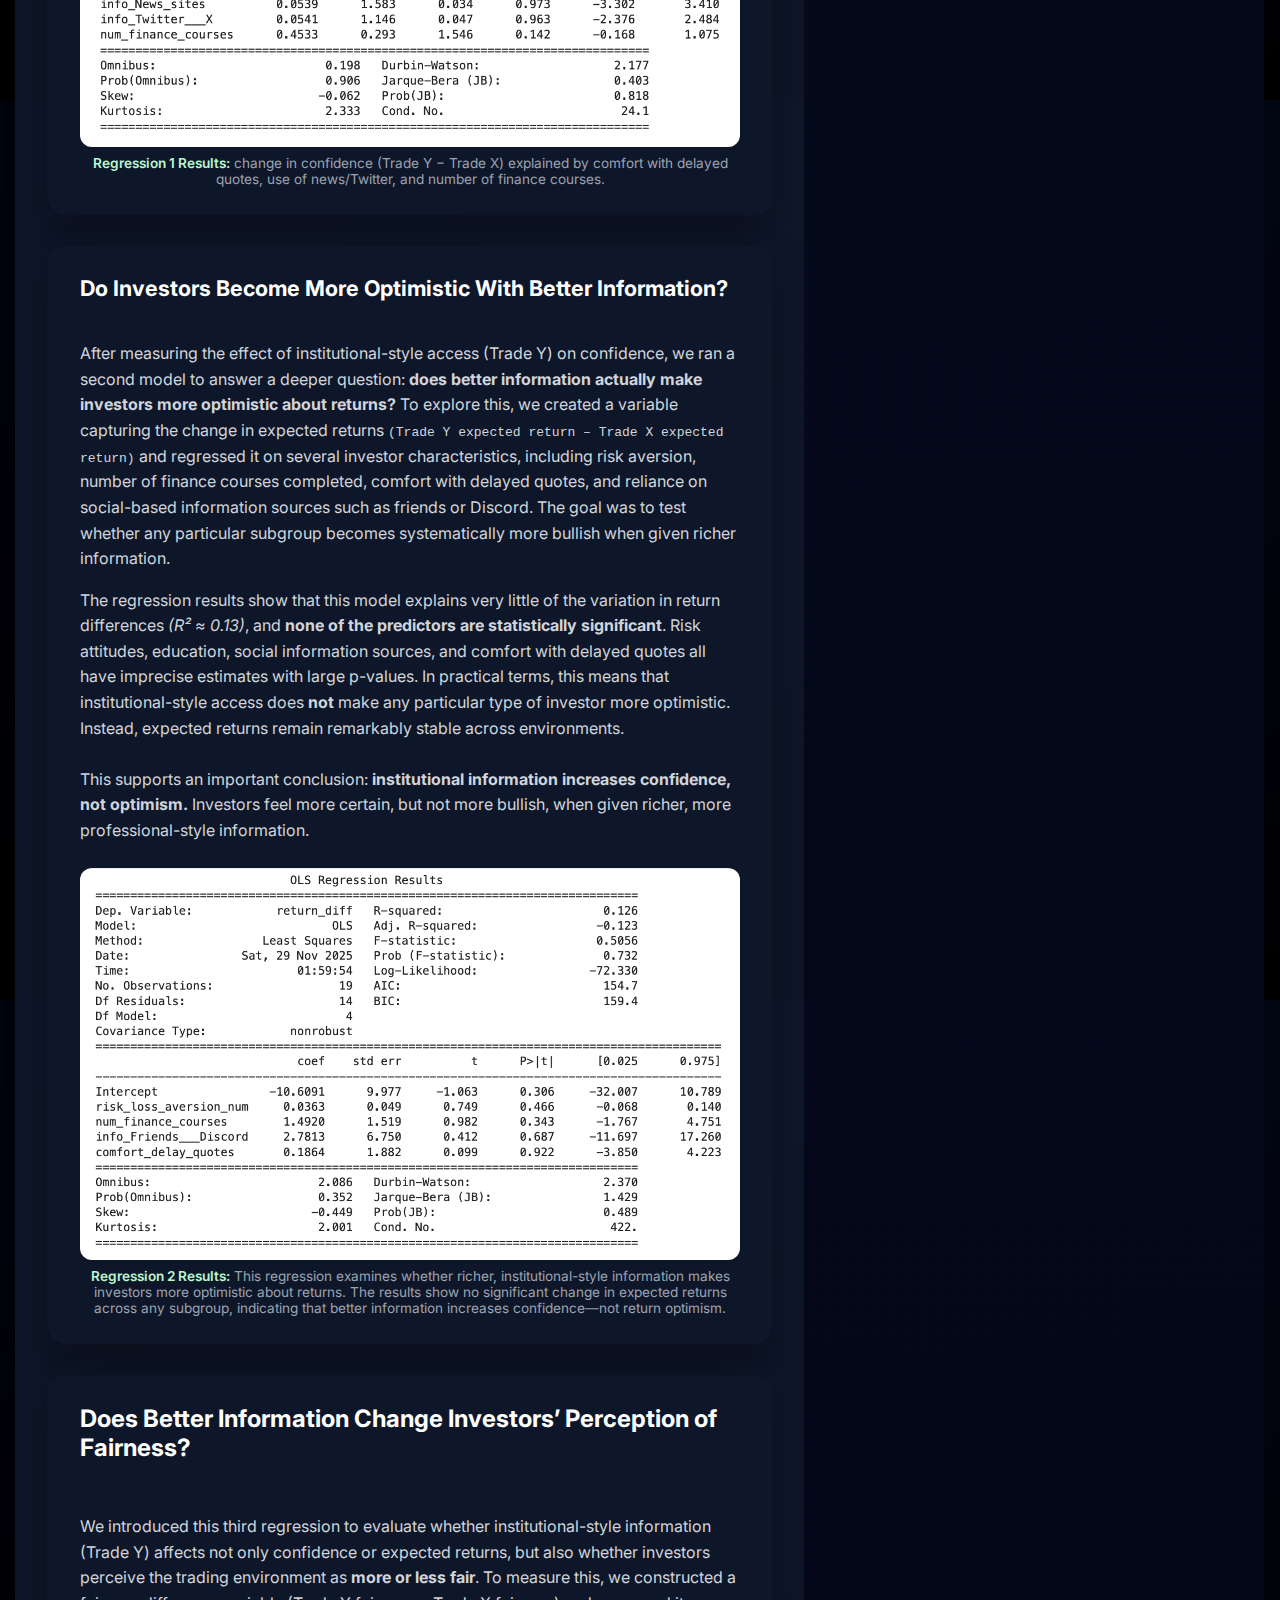
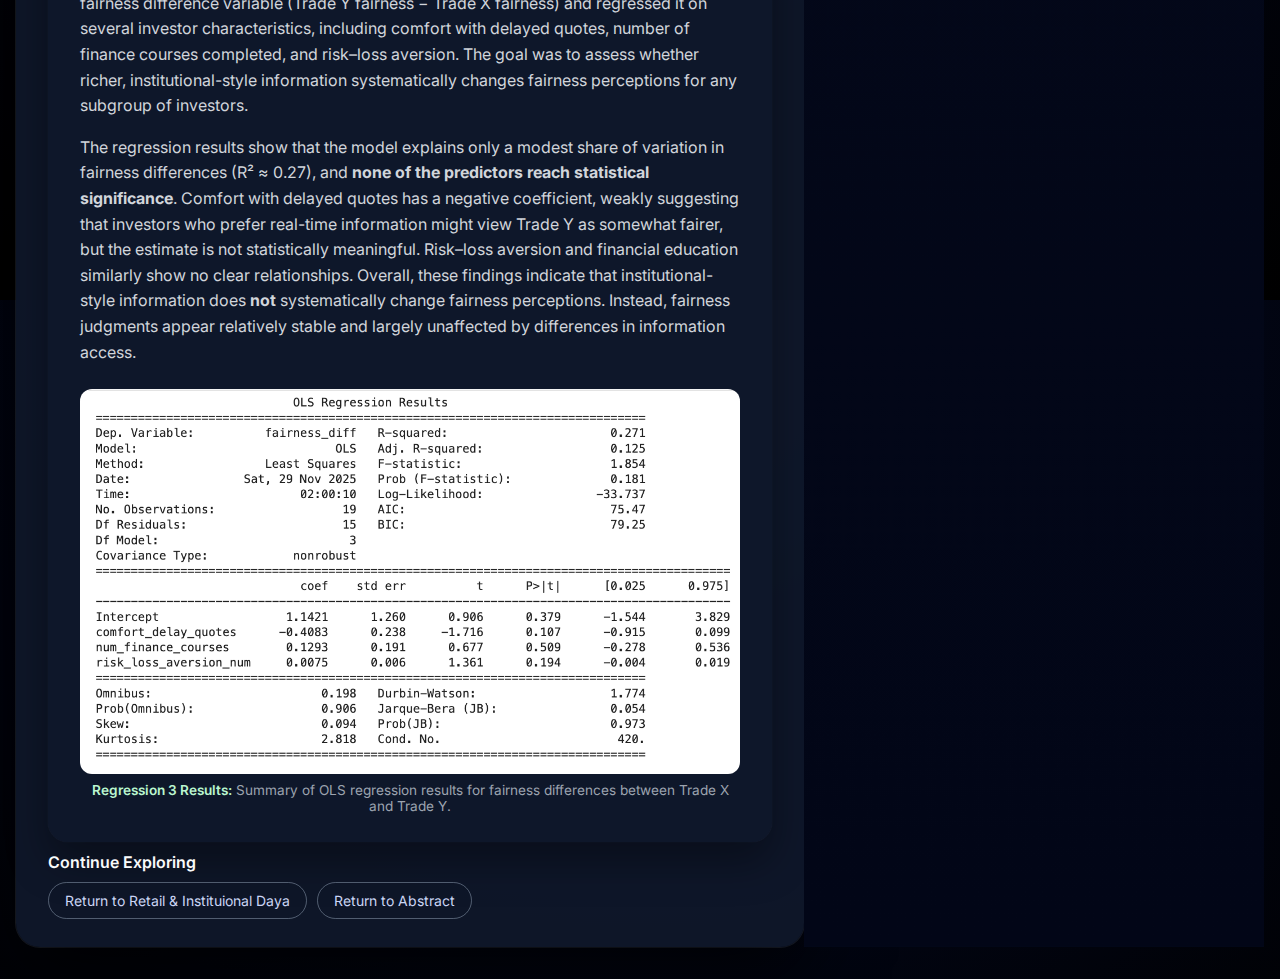
<file: survey.html>
<!DOCTYPE html>
<html lang="en">
<head>
  <meta charset="UTF-8" />
  <title>Survey & Visualizations – Data Ethics Project</title>
  <meta name="viewport" content="width=device-width, initial-scale=1" />
  <link rel="stylesheet" href="style.css" />
  <link rel="preconnect" href="https://fonts.googleapis.com">
  <link rel="preconnect" href="https://fonts.gstatic.com" crossorigin>
  <link href="https://fonts.googleapis.com/css2?family=Inter:wght@400;500;600;700&display=swap" rel="stylesheet">
</head>
<body>
  <div class="page">
    <header class="nav">
      <div class="nav-left">
        <span class="logo-dot"></span>
        <span class="nav-title">Data Ethics 25900 – Institutional vs Retail Investor Information Access</span>
      </div>
      <nav class="nav-links">
        <a href="index.html" class="nav-link">Abstract</a>
        <a href="institutional.html" class="nav-link">Retail & Institutional Data</a>
        <a href="survey.html" class="nav-link active">Survey Visualizations & Analysis</a>
        <a href="interactive_data.xlsx" class="nav-link" target="_blank">Scenario Model (Excel)</a>
      </nav>
    </header>

    <main class="content">
      <section class="hero-card">
        <p class="eyebrow">Survey Component</p>
        <h1 class="hero-title">Survey Results</h1>
      
        <p class="hero-subtitle">
          This section summarizes insights from our survey of primarily University of Chicago students,
          designed to understand how individual investors think, learn, and behave in financial
          markets. The survey adds essential context to the retail patterns observed in the
          Robinhood order-flow data by highlighting the human motivations behind investment decisions.
        </p>
      
        <p class="hero-subtitle">
          The visualizations below show demographic distributions (such as academic year and investing
          experience), self-reported trading behavior, risk attitudes, and information sources used by
          students. Together, these results help bridge the gap between quantitative order-flow patterns
          and the behavioral factors that drive real-world retail investor actions.
        </p>


        <!-- Here you can paste images of your Python plots or add more sections -->
        <div class="viz-section">

  <div class="viz-block">
    <img src="year-group-dist.png" alt="year-group-dist" class="viz-img">
    <p class="viz-caption">
      Above we can see that of our survey participants, about half of them were seniors. Ideally, we would have had roughly the same amount
      from each year group because seniors might have more experience investing and see it in a slightly different light compared to a freshmen.
    </p>
  </div>

  <div class="viz-block">
    <img src="Investing-experience-dist.png" alt="Investing-experience-dist" class="viz-img">
    <p class="viz-caption">
      The graph above shows out that approximately 75% of the survey respondents have been investing for half a year to five years. 
    </p>
  </div>

  <div class="viz-block">
    <img src="Most-common-majors.png" alt="Most-common-majors" class="viz-img">
    <p class="viz-caption">
      Here we can see that the most common declared major amongst our survey participants was economics, followed by data science, which means
      that this survey reached individuals which are likley to be interested in this topic and as a result, are likely to have spent more time
      thinking about their responses. 
    </p>
  </div>

  <div class="viz-block">
    <img src="most-common-minors.png" alt="most-common-minors" class="viz-img">
    <p class="viz-caption">
      Clearly, there aren't near as many minors as majors. However, it is still interesting to note that the most relevant minor is data science.
    </p>
  </div>

  <div class="viz-block">
    <img src="platform-usage-counts.png" alt="platform-usage-counts" class="viz-img">
    <p class="viz-caption">
      This graph shows us that for our survey participants, the most commonly used app was Robinhood, which makes our historical analysis of Robinhood relatively
      relevant because we are sure that the type of people using Robinhood between 2018-2020 and now is similar, if not the same. 
    </p>
  </div>

  <div class="viz-block">
    <img src="asset-class-usage-count.png" alt="asset-class-usage-count" class="viz-img">
    <p class="viz-caption">
      Similarly, the most looked at asset class by participants was US equities, or in other words, stocks. Thus, using a handful of stocks for
      our historical analysis seemed appropriate.
    </p>
  </div>

  <div class="viz-block">
    <img src="confidence-x-dist.png" alt="confidence-x-dist" class="viz-img">
    <p class="viz-caption">
      This first boxplot shows us that participants’ confidence in the Company X decision is fairly spread out, with a median at 4, indicating moderate confidence, and 
      the IQR being between 2 and 6.
    </p>
  </div>

  <div class="viz-block">
    <img src="confidence-y-dist.png" alt="confidence-y-dist" class="viz-img">
    <p class="viz-caption">
      This second boxplot shows us that participants' confidence in the Company Y decision was improved and as evenly spread out
      as before, with a higher median of 6, and the IQR being slightly smaller between 4 and 7.
    </p>
  </div>

  <div class="viz-block">
    <img src="trade-x-week-return.png" alt="trade-x-week-return" class="viz-img">
    <p class="viz-caption">
      The histogram shows that most participants expected a 1-week return of around 10% for Trade X,
      but there is considerable variability with some very optimistic outliers projecting returns above 20–30%.
    </p>
  </div>

  <div class="viz-block">
    <img src="trade-y-week-return.png" alt="trade-y-week-return" class="viz-img">
    <p class="viz-caption">
      Compared to Trade X, expectations for Trade Y are more optimistic and spread out where most participants still 
      cluster around 10–20% returns, but the richer information environment leads to both higher upside projections 
      and a few negative outliers, reflecting greater conviction and differentiated risk assessments.
    </p>
  </div>

  <div class="viz-block">
    <img src="loss-aversion.png" alt="loss-aversion" class="viz-img">
    <p class="viz-caption">
      Most participants showed moderate loss aversion in the $50–$100 range, but a few were willing to tolerate 
      much larger losses (up to $300), indicating substantial variation in individual risk tolerance.
    </p>
  </div>

  <div class="viz-block">
    <img src="15min-quote.png" alt="15min-quote" class="viz-img">
    <p class="viz-caption">
      Participants were generally somewhat uncomfortable with a 15-minute quote delay, with most responses 
      clustering between 2 and 4, although a few were either very accepting or very resistant to it.
    </p>
  </div>

  <div class="viz-block">
    <img src="bubble-graph-x.png" alt="bubble-graph-x" class="viz-img">
    <p class="viz-caption">
      The plot shows that most respondents clustered around an expected return of about 10% with moderate confidence around 5 or 6, 
      while very high or very low return expectations tended to correspond with more varied and often lower confidence levels.
    </p>
  </div>

  <div class="viz-block">
    <img src="bubble-graph-y.png" alt="bubble-graph-y" class="viz-img">
    <p class="viz-caption">
      The plot shows that expected returns for Trade Y are more widely dispersed than for Trade X–ranging from negative values to high positives–but 
      confidence tends to cluster around moderate-to-high levels (5 to 8), suggesting that richer information access enables stronger conviction even 
      when return expectations diverge.
    </p>
  </div>

  <div class="viz-block">
    <img src="Trade-x-fairness.png" alt="Trade-x-fairness" class="viz-img">
    <p class="viz-caption">
      Most participants rated the information in Trade X as relatively unfair, with responses concentrated toward the lower end of the 
      scale, indicating that limited and delayed access was widely perceived as disadvantaging retail investors.
    </p>
  </div>

  <div class="viz-block">
    <img src="Trade-y-fairness.png" alt="Trade-y-fairness" class="viz-img">
    <p class="viz-caption">
      Perceptions of fairness improved in Trade Y, with responses clustering around the middle to higher end of the scale, 
      suggesting that access to richer, real-time information was generally viewed as more equitable compared to the delayed-data setting.
    </p>
  </div>

  <div class="viz-block">
    <img src="kde-fairness.png" alt="kde-fairness" class="viz-img">
    <p class="viz-caption">
      The KDE comparison shows that perceived fairness was noticeably higher in the institutional-like setting (Trade Y), 
      with its distribution shifted to the right relative to Trade X, indicating that richer, real-time data access made 
      the trading environment feel significantly fairer to participants.
    </p>
  </div>

  <div class="viz-block">
    <img src="information-source.png" alt="information-source" class="viz-img">
    <p class="viz-caption">
      Most participants reported relying on traditional news sites and social channels like Discord and Twitter/X as their 
      main sources of market information, while platforms such as podcasts, Instagram, and TikTok were used far less frequently.
    </p>
  </div>

  <div class="viz-block viz-block-wide">
    <img src="correlations.png" alt="correlations" class="viz-img">
    <p class="viz-caption">
      The heatmap shows generally weak correlations across most variables, but hints that higher confidence and larger trade allocations may be modestly associated, 
      while greater loss aversion tends to correlate negatively with risk-taking and more aggressive expected returns.
    </p>
  </div>
</div>

        <br></br>
      <h1 class="hero-title">Analysis</h1>

        <div class="analysis-text-block" style="
            margin-top: 32px;
            background: rgba(15, 23, 42, 0.95);
            padding: 28px 32px;
            border-radius: 20px;
            box-shadow: 0 20px 40px rgba(0,0,0,0.35), 0 0 1px rgba(148,163,184,0.25);
        ">

          <h2 style="color: #ffffff; margin-bottom: 12px;">
            Why Did We Run Regressions?
          </h2>
          <br></br>
          
            <p style="color: #d1d5db; line-height: 1.6;">
              The survey experiment placed participants into two trading environments:
              <strong>Trade X</strong> (retail-style, limited information) and
              <strong>Trade Y</strong> (institutional-style, richer information).
              For each trade, we asked three key questions:
              their <strong>expected return</strong>, their <strong>confidence</strong>,
              and how much of their portfolio they would <strong>allocate</strong> to the trade.
            </p>
        
            <p style="color: #d1d5db; line-height: 1.6; margin-top: 16px;">
              We then used summary statistics and regressions to test whether “better access”
              in Trade Y changed behavior after controlling for background factors  
              (e.g., risk attitudes, experience, information sources).  
              In other words, we wanted to know:
              does richer, institutional-style information make people
              <em>more optimistic</em>, <em>more confident</em>, or simply
              <em>change how aggressively they size the trade?</em>
            </p>

          <br></br>
          <h2 style="color: #ffffff; margin-bottom: 12px;">
            Summary Statistics Findings:
          </h2>
          <br></br>
          
            <p style="color: #d1d5db; line-height: 1.6;">
              The table below shows the distribution of responses for expected returns,
              confidence, and allocations in each environment.
              Average <strong>expected returns</strong> are similar for Trade X and Trade Y
              (around 9–10%), suggesting that better information
              <strong>does not make people more optimistic</strong> about payoffs.
            </p>
        
            <p style="color: #d1d5db; line-height: 1.6; margin-top: 16px;">
              In contrast, average <strong>confidence</strong> is clearly higher in Trade Y,
              and average <strong>allocation</strong> is slightly larger as well.
              Regression results, as you will see, reinforce this pattern.
              After controlling for individual characteristics,
              being in the institutional-style environment is associated with
              <strong>higher confidence</strong> and a modest increase in position size,
              but <strong>no inflation in expected returns</strong>.
            </p>
        
            <p style="color: #d1d5db; line-height: 1.6; margin-top: 16px;">
              These findings suggest that better access makes investors
              <strong>more certain</strong> about their beliefs and
              <strong>a bit more willing to commit capital</strong>,
              without encouraging unrealistic expectations.
              <strong>Institutional-style information seems to improve
              calibration rather than fueling over-optimism.</strong>
            </p>
        
          <!-- TABLE IMAGE BELOW THE TEXT -->
          <div class="viz-block" style="margin-top: 20px; text-align:center;">
            <img src="description.png"
                 alt="Summary statistics for expectations, confidence, and allocations"
                 class="viz-img" style="max-width: 100%; border-radius: 10px;">
            <p class="viz-caption">
              Summary statistics for expected returns, confidence, and allocations in Trade X and Trade Y.
            </p>
          </div>
        </div>

          <div class="analysis-text-block" style="
            margin-top: 32px;
            background: rgba(15, 23, 42, 0.95);
            padding: 28px 32px;
            border-radius: 20px;
            box-shadow: 0 20px 40px rgba(0,0,0,0.35), 0 0 1px rgba(148,163,184,0.25);
        ">
        
            <h2 style="margin-top: 0; color: #ffffff; font-size: 1.35rem;">
                Correlations & Tests
            </h2>
            <br></br>
        
            <p style="color: #d1d5db; line-height: 1.6;">
                To deepen the survey analysis, we examined correlations between expected returns,
                confidence, risk attitudes, and behavioral traits in both trading environments.
                The goal was to understand whether <strong>confidence was grounded in information quality</strong>
                or simply a by-product of optimism or personality traits.
                In the retail-style environment (Trade X), confidence correlated positively with expected
                returns (r ≈ 0.30), suggesting that less-informed investors may equate higher optimism with
                higher confidence. In contrast, in the institutional-style environment (Trade Y), confidence and
                expected returns were slightly negatively correlated (r ≈ −0.10), indicating that richer
                information helps separate confidence from wishful thinking. This suggests that institutional-style
                access makes investors more calibrated and less reliant on optimistic return projections.
            </p>
        
            <p style="color: #d1d5db; line-height: 1.6; margin-top: 16px;">
                We then used paired t-tests to formally test whether information access caused measurable
                behavioral differences. The results showed <strong>no significant difference in expected
                returns</strong> between the two environments (p ≈ 0.85), meaning better information did not inflate
                optimism. However, <strong>confidence increased significantly</strong> in Trade Y (p ≈ 0.037), and there
                was also a <strong>modest but statistically significant increase in position size</strong> (p ≈ 0.012).
                Together, these results show that richer, institutional-level information makes investors
                more confident and slightly more willing to commit capital, but without encouraging
                unrealistic optimism. In short, better information improves <strong>calibration</strong>, not
                overconfidence.
            </p>
        </div>

          <div class="analysis-text-block" style="
            margin-top: 32px;
            background: rgba(15, 23, 42, 0.95);
            padding: 28px 32px;
            border-radius: 20px;
            box-shadow: 0 20px 40px rgba(0,0,0,0.35), 0 0 1px rgba(148,163,184,0.25);
        ">
        
          <h2 style="margin-top: 0; color: #ffffff; font-size: 1.35rem;">
            Who Benefits Most from Better Information?
          </h2>
            <br></br>
        
          <p style="color: #d1d5db; line-height: 1.6;">
            After showing that institutional-style access (Trade Y) raises confidence relative to the
            retail-style environment (Trade X), we ran a regression to ask a second question:
            <strong>who</strong> experiences the biggest confidence boost? To study this, we used the
            change in confidence <code>(Trade&nbsp;Y confidence − Trade&nbsp;X confidence)</code> as the
            dependent variable and regressed it on investors’ comfort with delayed quotes,
            their use of news sites and Twitter for market information, and the number of
            finance courses they have taken. The idea was to test whether investors who rely
            more on fast, real-time data or who have more formal training benefit differently
            from richer information.
          </p>
        
          <p style="color: #d1d5db; line-height: 1.6; margin-top: 16px;">
            With our small sample, the model explains only a modest share of the variation
            in confidence changes (R² ≈ 0.24), and <strong>none of the individual predictors are
            statistically significant at conventional levels</strong>. The coefficient on comfort with
            delayed quotes is positive and borderline significant, while news, Twitter use,
            and number of finance courses are all imprecisely estimated with large
            p-values. In practice, this means we do not find strong evidence that any
            particular subgroup of investors drives the confidence gains. Instead, the
            improvement in confidence from Trade X to Trade Y appears to be
            <strong>broad-based</strong>, rather than concentrated among only highly informed,
            highly online, or highly educated investors.
          </p>
        
          <figure style="margin: 24px 0 0; text-align: center;">
            <!-- Replace the src below with the filename of your regression table image -->
            <img src="Model-1.png"
                 alt="OLS regression of change in confidence on information and experience variables"
                 style="max-width: 100%; border-radius: 12px; display: block; margin: 0 auto;">
            <figcaption style="margin-top: 8px; font-size: 0.85rem; color: #9ca3af;">
              <span class="highlight">Regression 1 Results:</span> change in confidence (Trade Y − Trade X) explained by
              comfort with delayed quotes, use of news/Twitter, and number of finance courses.
            </figcaption>
          </figure>
        </div>

          <div class="analysis-text-block" style="
            margin-top: 32px;
            background: rgba(15, 23, 42, 0.95);
            padding: 28px 32px;
            border-radius: 20px;
            box-shadow: 0 20px 40px rgba(0,0,0,0.35), 0 0 1px rgba(148,163,184,0.25);
        ">
        
          <h2 style="margin-top: 0; color: #ffffff; font-size: 1.35rem;">
            Do Investors Become More Optimistic With Better Information?
          </h2>
            <br></br>
        
          <p style="color: #d1d5db; line-height: 1.6;">
          After measuring the effect of institutional-style access (Trade Y) on confidence, we ran a second model to answer a deeper question: 
          <strong>does better information actually make investors more optimistic about returns?</strong> 
          To explore this, we created a variable capturing the change in expected returns 
          <code>(Trade&nbsp;Y expected return – Trade&nbsp;X expected return)</code> 
          and regressed it on several investor characteristics, including risk aversion, number of finance courses completed, comfort with delayed quotes, and reliance on social-based information sources such as friends or Discord. The goal was to test whether any particular subgroup becomes systematically more bullish when given richer information.
          </p>
          
          <p style="color: #d1d5db; line-height: 1.6; margin-top: 16px;">
          The regression results show that this model explains very little of the variation in return differences <em>(R² ≈ 0.13)</em>, and 
          <strong>none of the predictors are statistically significant</strong>. 
          Risk attitudes, education, social information sources, and comfort with delayed quotes all have imprecise estimates with large p-values. In practical terms, this means that institutional-style access does <strong>not</strong> make any particular type of investor more optimistic. Instead, expected returns remain remarkably stable across environments.  
          <br><br>
          This supports an important conclusion: 
          <strong>institutional information increases confidence, not optimism.</strong>  
          Investors feel more certain, but not more bullish, when given richer, more professional-style information.
          </p>
        
          <figure style="margin: 24px 0 0; text-align: center;">
            <!-- Replace the src below with the filename of your regression table image -->
            <img src="model-2.png"
                 alt="OLS regression of change in confidence on information and experience variables"
                 style="max-width: 100%; border-radius: 12px; display: block; margin: 0 auto;">
            <figcaption style="margin-top: 8px; font-size: 0.85rem; color: #9ca3af;">
              <span class="highlight">Regression 2 Results:</span> This regression examines whether richer, institutional-style information makes investors more optimistic about returns. The results show no significant 
              change in expected returns across any subgroup, indicating that better information increases confidence—not return optimism.
            </figcaption>
          </figure>
        </div>

        <div class="analysis-text-block" style="
            margin-top: 32px;
            background: rgba(15, 23, 42, 0.95);
            padding: 28px 32px;
            border-radius: 20px;
            box-shadow: 0 20px 40px rgba(0,0,0,0.35), 0 0 1px rgba(148,163,184,0.25);
        ">

        <h2 style="color: #ffffff; margin-bottom: 12px;">
          Does Better Information Change Investors’ Perception of Fairness?
        </h2>
        <br></br>
        
        <p style="color: #d1d5db; line-height: 1.6;">
          We introduced this third regression to evaluate whether institutional-style information 
          (Trade&nbsp;Y) affects not only confidence or expected returns, but also whether investors 
          perceive the trading environment as <strong>more or less fair</strong>. To measure this, 
          we constructed a fairness difference variable (Trade&nbsp;Y fairness − Trade&nbsp;X fairness) 
          and regressed it on several investor characteristics, including comfort with delayed quotes, 
          number of finance courses completed, and risk–loss aversion. The goal was to assess whether 
          richer, institutional-style information systematically changes fairness perceptions for any 
          subgroup of investors.
        </p>
        
        <p style="color: #d1d5db; line-height: 1.6; margin-top: 16px;">
          The regression results show that the model explains only a modest share of variation in fairness 
          differences (R² ≈ 0.27), and 
          <strong>none of the predictors reach statistical significance</strong>. Comfort with delayed 
          quotes has a negative coefficient, weakly suggesting that investors who prefer real-time 
          information might view Trade&nbsp;Y as somewhat fairer, but the estimate is not statistically 
          meaningful. Risk–loss aversion and financial education similarly show no clear relationships. 
          Overall, these findings indicate that institutional-style information does 
          <strong>not</strong> systematically change fairness perceptions. Instead, fairness judgments appear 
          relatively stable and largely unaffected by differences in information access.
        </p>

          <figure style="margin: 24px 0 0; text-align: center;">
            <!-- Replace the src below with the filename of your regression table image -->
            <img src="model-ethics.png"
                 alt="OLS regression of change in confidence on information and experience variables"
                 style="max-width: 100%; border-radius: 12px; display: block; margin: 0 auto;">
            <figcaption style="margin-top: 8px; font-size: 0.85rem; color: #9ca3af;">
              <span class="highlight">Regression 3 Results:</span> Summary of OLS regression results for fairness differences between Trade X and Trade Y.
            </figcaption>
          </figure>
        </div>

      <div class="cta-area">
        <h2 class="section-heading">Continue Exploring</h2>
        <div class="cta-buttons">
          <a href="institutional.html" class="btn ghost">Return to Retail & Instituional Daya</a>
          <a href="index.html" class="btn ghost">Return to Abstract</a>
        </div>
      </div>
    </section>

    <footer class="footer">
      <span>DATA 25900</span>
      <span class="dot">•</span>
      <span>University of Chicago</span>
      <span class="dot">•</span>
      <span>Agustin Buteler & Mateo Rampoldi</span>
      <span class="dot">•</span>
      <span>Retail vs. Institutional Information Access</span>
    </footer>
  </div>
</body>
</html>
</file>
<file: style.css>
/* Global reset-ish */
*,
*::before,
*::after {
  box-sizing: border-box;
  margin: 0;
  padding: 0;
}

html, body {
  height: 100%;
}

body {
  font-family: "Inter", system-ui, -apple-system, BlinkMacSystemFont, "Segoe UI", sans-serif;
  background: radial-gradient(circle at top, #1f2937 0, #020617 45%, #000 100%);
  color: #e5e7eb;
  -webkit-font-smoothing: antialiased;
}

.page {
  min-height: 100vh;
  display: flex;
  flex-direction: column;
}

/* ===================== */
/* Research Bubble Styling */
/* ===================== */

.rq-bubbles {
  display: flex;
  flex-direction: column;
  gap: 1rem; /* space between bubbles */
}

.rq-bubble {
  background: rgba(21, 94, 67, 0.18); /* greenish transparent background */
  border: 1px solid rgba(74, 222, 128, 0.4);
  border-radius: 18px;
  padding: 1.1rem 1.25rem;
  font-size: 0.95rem;
  line-height: 1.5;
}

.rq-main-bubble {
  background: rgba(21, 128, 61, 0.25); /* slightly darker green for the main one */
}


/* Top nav */

.nav {
  position: sticky;
  top: 0;
  z-index: 20;
  display: flex;
  justify-content: space-between;
  align-items: center;
  padding: 16px 40px;
  backdrop-filter: blur(10px);
  background: linear-gradient(to right, rgba(15, 23, 42, 0.96), rgba(15, 23, 42, 0.9));
  border-bottom: 1px solid rgba(148, 163, 184, 0.25);
}

.nav-left {
  display: flex;
  align-items: center;
  gap: 10px;
}

.logo-dot {
  width: 10px;
  height: 10px;
  border-radius: 999px;
  background: linear-gradient(135deg, #22c55e, #a3e635);
  box-shadow: 0 0 18px rgba(34, 197, 94, 0.8);
}

.nav-title {
  font-weight: 600;
  font-size: 15px;
  color: #f9fafb;
}

.nav-links {
  display: flex;
  flex-wrap: wrap;
  gap: 10px;
}

.nav-link {
  font-size: 14px;
  padding: 6px 12px;
  border-radius: 999px;
  text-decoration: none;
  color: #e5e7eb;
  border: 1px solid transparent;
  transition: all 0.18s ease-out;
}

.nav-link:hover {
  background: rgba(148, 163, 184, 0.12);
  border-color: rgba(148, 163, 184, 0.4);
}

.nav-link.active {
  background: linear-gradient(135deg, #22c55e, #a3e635);
  color: #022c22;
  font-weight: 600;
}

/* Layout */

.content {
  flex: 1;
  padding: 40px 16px 32px;
  display: flex;
  justify-content: center;
}

.hero-card {
  width: 100%;
  max-width: 980px;
  background: rgba(15, 23, 42, 0.95);
  border-radius: 24px;
  padding: 32px 32px 28px;
  box-shadow:
    0 28px 80px rgba(0, 0, 0, 0.75),
    0 0 0 1px rgba(148, 163, 184, 0.2);
}

.eyebrow {
  text-transform: uppercase;
  letter-spacing: 0.15em;
  font-size: 11px;
  color: #9ca3af;
  margin-bottom: 8px;
}

.hero-title {
  font-size: 30px;
  line-height: 1.2;
  font-weight: 700;
  color: #f9fafb;
  margin-bottom: 12px;
}

.hero-subtitle {
  font-size: 15px;
  color: #d1d5db;
  max-width: 700px;
  margin-bottom: 24px;
}

.highlight {
  color: #bbf7d0;
  font-weight: 600;
}

/* Two-column section */

.layout-two {
  display: grid;
  grid-template-columns: 1fr 1fr;
  gap: 32px;
  align-items: flex-start; /* prevents vertical stretching */
}

.section-heading {
  font-size: 16px;
  font-weight: 600;
  color: #f9fafb;
  margin-bottom: 10px;
}

.text-block p {
  font-size: 14px;
  color: #e5e7eb;
  line-height: 1.6;
}

.question {
  margin-top: 8px;
  font-style: italic;
  padding: 10px 12px;
  border-radius: 12px;
  background: rgba(15, 118, 110, 0.25);
  border: 1px solid rgba(34, 197, 94, 0.4);
}

/* Evidence card */

.pill-card {
  padding: 16px 18px;
  border-radius: 18px;
  background: radial-gradient(circle at top left, rgba(56, 189, 248, 0.18), transparent 55%),
              rgba(15, 23, 42, 0.9);
  border: 1px solid rgba(148, 163, 184, 0.45);
}

.nice-list {
  list-style: none;
  display: flex;
  flex-direction: column;
  gap: 12px;
  font-size: 14px;
  color: #e5e7eb;
  line-height: 1.6;
}

.badge {
  display: inline-block;
  padding: 2px 8px;
  border-radius: 999px;
  font-size: 11px;
  font-weight: 600;
  letter-spacing: 0.06em;
  text-transform: uppercase;
  margin-bottom: 4px;
}

.badge-retail {
  background: rgba(248, 250, 252, 0.12);
  color: #f97316;
}

.badge-inst {
  background: rgba(248, 250, 252, 0.12);
  color: #38bdf8;
}

.badge-history {
  background: rgba(248, 250, 252, 0.12);
  color: #a855f7;
}

/* CTA buttons */

.cta-area {
  margin-top: 10px;
}

.cta-buttons {
  display: flex;
  flex-wrap: wrap;
  gap: 10px;
  margin-top: 8px;
}

.btn {
  display: inline-flex;
  align-items: center;
  justify-content: center;
  padding: 9px 16px;
  font-size: 14px;
  border-radius: 999px;
  text-decoration: none;
  cursor: pointer;
  border: 1px solid transparent;
  transition: all 0.18s ease-out;
  white-space: nowrap;
}

.btn.primary {
  background: linear-gradient(135deg, #22c55e, #a3e635);
  color: #022c22;
  font-weight: 600;
  box-shadow: 0 14px 30px rgba(34, 197, 94, 0.3);
}

.btn.primary:hover {
  transform: translateY(-1px);
  box-shadow: 0 18px 40px rgba(34, 197, 94, 0.45);
}

.btn.secondary {
  background: rgba(51, 65, 85, 0.9);
  border-color: rgba(148, 163, 184, 0.6);
  color: #e5e7eb;
}

.btn.secondary:hover {
  background: rgba(71, 85, 105, 1);
}

.btn.ghost {
  background: transparent;
  border-color: rgba(148, 163, 184, 0.5);
  color: #cbd5f5;
}

.btn.ghost:hover {
  background: rgba(15, 23, 42, 0.85);
}

/* Footer */

.footer {
  padding: 10px 24px 16px;
  font-size: 12px;
  color: #9ca3af;
  display: flex;
  gap: 6px;
  justify-content: center;
  align-items: center;
  border-top: 1px solid rgba(15, 23, 42, 0.9);
  background: radial-gradient(circle at top, rgba(15, 23, 42, 0.95), #020617);
}

.footer .dot {
  opacity: 0.7;
}

/* Responsiveness */

@media (max-width: 800px) {
  .nav {
    flex-direction: column;
    align-items: flex-start;
    gap: 10px;
    padding-inline: 18px;
  }

  .content {
    padding: 24px 12px 20px;
  }

  .hero-card {
    padding: 20px 18px 18px;
    border-radius: 20px;
  }

  .hero-title {
    font-size: 24px;
  }

  .layout-two {
    grid-template-columns: 1fr;
    gap: 20px;
  }

  .cta-buttons {
    flex-direction: column;
    align-items: stretch;
  }
}

.question-main {
  margin-bottom: 24px;
}

.viz-caption {
  font-size: 14px;
  margin-top: 8px;
  opacity: 0.85;
}

.viz-section {
  display: grid;
  grid-template-columns: repeat(2, minmax(0, 1fr)); /* two columns */
  gap: 24px;
  margin-top: 30px;
}

.viz-block {
  background: rgba(255, 255, 255, 0.03);
  border-radius: 12px;
  padding: 20px;
}

/* This is the important part */
.viz-block-wide {
  grid-column: 1 / -1;   /* span across both columns */
}

/* Make sure images scale correctly */
.viz-img {
  width: 100%;
  height: auto;
  border-radius: 8px;
  display: block;
}

.method-section {
    margin-top: 18px;
    color: #e6e6e6;
    font-size: 15px;
    line-height: 1.6;
}

.method-title {
    font-size: 18px;
    margin-bottom: 8px;
    font-weight: 600;
    color: #ffffff;
}

.method-list {
    margin-left: 20px;
}

.method-list li {
    margin-bottom: 8px;
}

.method-paragraph {
  font-size: 16px;
  line-height: 1.6;
  margin-bottom: 18px;
  color: #d6d6d6; /* match your site’s light text */
}

/* Make the "Why These Stocks?" block span full width */
.why-block {
  grid-column: 1 / -1;   /* spans across both columns */
  margin-top: 24px;
}


/* One-column institutional visual section */
.inst-viz-section {
  margin-top: 40px;
  display: flex;
  flex-direction: column;
  gap: 24px;
}

/* Takeaways section */
.takeaways-section {
  margin-top: 40px;
}

/* Make all green bubbles stack vertically */
.takeaway-grid {
  display: flex;
  flex-direction: column;
  gap: 24px;
  margin-top: 16px;
}

/* Green bubbles */
.takeaway-card {
  background: rgba(34, 197, 94, 0.04);  /* soft green */
  border: 1px solid rgba(34, 197, 94, 0.35);
  border-radius: 16px;
  padding: 18px 20px;
  box-shadow: 0 10px 25px rgba(0, 0, 0, 0.25);
}

.takeaway-card h3 {
  font-size: 15px;
  font-weight: 600;
  color: #f9fafb;
  margin-bottom: 8px;
}

.takeaway-card p,
.takeaway-card li {
  font-size: 14px;
  line-height: 1.5;
  color: #e5e7eb;
}

.takeaway-card ul {
  margin: 0;
  padding-left: 18px;
}

/* Red warning bubble */
.takeaway-alert {
  margin-top: 28px;
  background: rgba(239, 68, 68, 0.07);
  border-color: rgba(239, 68, 68, 0.7);
}
.takeaway-alert h3 {
  color: #fecaca;
}
</file>
